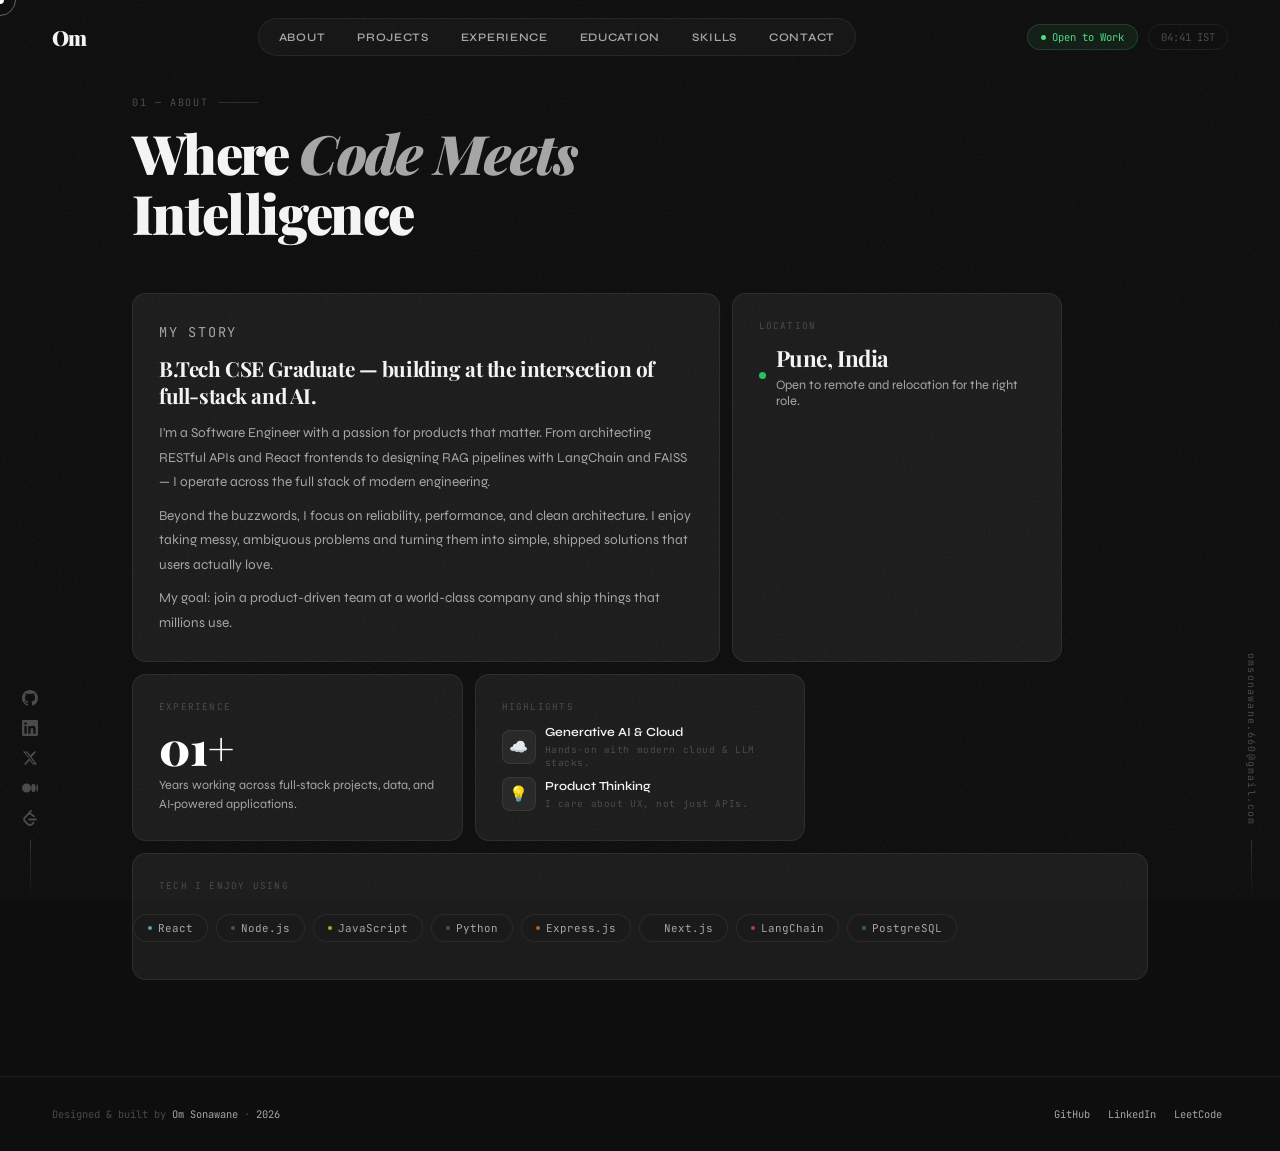
<file: about.html>
<!DOCTYPE html>
<html lang="en">
<head>
<meta charset="UTF-8"/>
<meta name="viewport" content="width=device-width, initial-scale=1.0"/>
<title>About — Om Sonawane</title>
<meta name="description" content="Learn more about Om Sonawane — software engineer building modern web and AI products."/>
<link rel="preconnect" href="https://fonts.googleapis.com"/>
<link rel="preconnect" href="https://fonts.gstatic.com" crossorigin/>
<link href="https://fonts.googleapis.com/css2?family=Playfair+Display:ital,wght@0,400;0,700;0,900;1,400;1,700&family=Syne:wght@400;500;600;700;800&family=JetBrains+Mono:wght@300;400;500&display=swap" rel="stylesheet"/>
<link rel="stylesheet" href="css/variables.css"/>
<link rel="stylesheet" href="css/base.css"/>
<link rel="stylesheet" href="css/layout.css"/>
<link rel="stylesheet" href="css/components.css"/>
<link rel="stylesheet" href="css/sections.css"/>
<link rel="stylesheet" href="css/animations.css"/>
</head>
<body>

<div id="cursor"></div>
<div id="cursor-ring"></div>

<nav id="nav">
  <div class="nav-logo"><a href="index.html">Om</a></div>
  <div class="nav-links">
    <a href="about.html" class="active">About</a>
    <a href="projects.html">Projects</a>
    <a href="experience.html">Experience</a>
    <a href="education.html">Education</a>
    <a href="skills.html">Skills</a>
    <a href="contact.html">Contact</a>
  </div>
  <div class="nav-right">
    <div class="nav-badge">Open to Work</div>
    <div class="nav-time" id="navTime">--:-- IST</div>
    <button class="hamburger" id="hamBtn" onclick="toggleMenu()" aria-label="Menu">
      <span></span><span></span><span></span>
    </button>
  </div>
</nav>

<div class="mob-menu" id="mobMenu">
  <a href="index.html">Home</a>
  <a href="about.html">About</a>
  <a href="projects.html">Projects</a>
  <a href="experience.html">Experience</a>
  <a href="education.html">Education</a>
  <a href="skills.html">Skills</a>
  <a href="contact.html">Contact</a>
</div>

<div class="social-sidebar">
  <a href="https://github.com/OmSonawane-360" target="_blank" aria-label="GitHub">
    <svg fill="currentColor" viewBox="0 0 24 24"><path d="M12 0C5.37 0 0 5.37 0 12c0 5.31 3.435 9.795 8.205 11.385.6.105.825-.255.825-.57 0-.285-.015-1.23-.015-2.235-3.015.555-3.795-.735-4.035-1.41-.135-.345-.72-1.41-1.23-1.695-.42-.225-1.02-.78-.015-.795.945-.015 1.62.87 1.845 1.23 1.08 1.815 2.805 1.305 3.495.99.105-.78.42-1.305.765-1.605-2.67-.3-5.46-1.335-5.46-5.925 0-1.305.465-2.385 1.23-3.225-.12-.3-.54-1.53.12-3.18 0 0 1.005-.315 3.3 1.23.96-.27 1.98-.405 3-.405s2.04.135 3 .405c2.295-1.56 3.3-1.23 3.3-1.23.66 1.65.24 2.88.12 3.18.765.84 1.23 1.905 1.23 3.225 0 4.605-2.805 5.625-5.475 5.925.435.375.81 1.095.81 2.22 0 1.605-.015 2.895-.015 3.3 0 .315.225.69.825.57A12.02 12.02 0 0024 12c0-6.63-5.37-12-12-12z"/></svg>
  </a>
  <a href="https://www.linkedin.com/in/om-sonawane360/" target="_blank" aria-label="LinkedIn">
    <svg fill="currentColor" viewBox="0 0 24 24"><path d="M20.447 20.452h-3.554v-5.569c0-1.328-.027-3.037-1.852-3.037-1.853 0-2.136 1.445-2.136 2.939v5.667H9.351V9h3.414v1.561h.046c.477-.9 1.637-1.85 3.37-1.85 3.601 0 4.267 2.37 4.267 5.455v6.286zM5.337 7.433a2.062 2.062 0 01-2.063-2.065 2.064 2.064 0 112.063 2.065zm1.782 13.019H3.555V9h3.564v11.452zM22.225 0H1.771C.792 0 0 .774 0 1.729v20.542C0 23.227.792 24 1.771 24h20.451C23.2 24 24 23.227 24 22.271V1.729C24 .774 23.2 0 22.222 0h.003z"/></svg>
  </a>
  <a href="https://x.com/om_sonawane_660" target="_blank" aria-label="X/Twitter">
    <svg fill="currentColor" viewBox="0 0 24 24"><path d="M18.244 2.25h3.308l-7.227 8.26 8.502 11.24H16.17l-4.714-6.231-5.401 6.231H2.748l7.73-8.835L1.254 2.25H8.08l4.261 5.636 5.903-5.636zm-1.161 17.52h1.833L7.084 4.126H5.117z"/></svg>
  </a>
  <a href="https://medium.com/@omsonawane.660" target="_blank" aria-label="Medium">
    <svg viewBox="0 0 1043.63 592.71" fill="currentColor">
      <path d="M588.67 296.36c0 163.67-131.16 296.35-293.84 296.35S1 460 1 296.36 132.16 0 294.83 0c162.68 0 293.84 132.69 293.84 296.36Z"/>
      <path d="M893.09 296.36c0 154.78-65.58 280.26-146.47 280.26S600.15 451.14 600.15 296.36 665.73 16.1 746.62 16.1s146.47 125.48 146.47 280.26Z"/>
      <path d="M1043.63 296.36c0 141.3-23.17 255.81-51.76 255.81s-51.76-114.51-51.76-255.81S963.28 40.55 991.87 40.55s51.76 114.51 51.76 255.81Z"/>
    </svg>
  </a>
  <a href="https://leetcode.com/u/om_sonawane-360/" target="_blank" aria-label="LeetCode">
    <svg fill="currentColor" viewBox="0 0 24 24"><path d="M13.483 0a1.374 1.374 0 0 0-.961.438L7.116 6.226l-3.854 4.126a5.266 5.266 0 0 0-1.209 2.104 5.35 5.35 0 0 0-.125.513 5.527 5.527 0 0 0 .062 2.362 5.83 5.83 0 0 0 .349 1.017 5.938 5.938 0 0 0 1.271 1.818l4.277 4.193.039.038c2.248 2.165 5.852 2.133 8.063-.074l2.396-2.392c.54-.54.54-1.414.003-1.955a1.378 1.378 0 0 0-1.951-.003l-2.396 2.392a3.021 3.021 0 0 1-4.205.038l-.02-.019-4.276-4.193c-.652-.64-.972-1.469-.948-2.263a2.68 2.68 0 0 1 .066-.523 2.545 2.545 0 0 1 .619-1.164L9.13 8.114c1.058-1.134 3.204-1.27 4.43-.278l3.501 2.831c.593.48 1.461.387 1.94-.207a1.384 1.384 0 0 0-.207-1.943l-3.5-2.831c-.8-.647-1.766-1.045-2.774-1.202l2.015-2.158A1.384 1.384 0 0 0 13.483 0zm-2.866 12.815a1.38 1.38 0 0 0-1.38 1.382 1.38 1.38 0 0 0 1.38 1.382H20.79a1.38 1.38 0 0 0 1.38-1.382 1.38 1.38 0 0 0-1.38-1.382z"/></svg>
  </a>
</div>

<div class="email-sidebar">
  <a href="mailto:omsonawane.660@gmail.com">omsonawane.660@gmail.com</a>
</div>

<section id="about">
  <div class="section-inner">
    <div class="section-label">01 — About</div>
    <h2 class="section-title">Where <em>Code Meets</em><br/>Intelligence</h2>
    <div class="bento-grid">
      <div class="bc bc-intro">
        <p class="blabel">My Story</p>
        <h3>B.Tech CSE Graduate — building at the intersection of full-stack and AI.</h3>
        <p>I'm a Software Engineer with a passion for products that matter. From architecting RESTful APIs and React frontends to designing RAG pipelines with LangChain and FAISS — I operate across the full stack of modern engineering.</p>
        <p>Beyond the buzzwords, I focus on reliability, performance, and clean architecture. I enjoy taking messy, ambiguous problems and turning them into simple, shipped solutions that users actually love.</p>
        <p>My goal: join a product-driven team at a world-class company and ship things that millions use.</p>
      </div>
      <div class="bc bc-loc">
        <p class="blabel">Location</p>
        <div style="display:flex;align-items:center;gap:10px;">
          <div class="loc-dot"></div>
          <div>
            <div class="loc-name">Pune, India</div>
            <p style="font-size:.8rem;color:var(--text-2);margin-top:4px;">Open to remote and relocation for the right role.</p>
          </div>
        </div>
      </div>
      <div class="bc bc-exp">
        <p class="blabel">Experience</p>
        <div class="exp-num">01+</div>
        <div class="exp-lbl">Years working across full‑stack projects, data, and AI‑powered applications.</div>
      </div>
      <div class="bc bc-cert">
        <p class="blabel">Highlights</p>
        <div class="cert-badge-row">
          <div class="cert-ico">☁️</div>
          <div>
            <div class="cert-nm">Generative AI & Cloud</div>
            <div class="cert-by">Hands‑on with modern cloud & LLM stacks.</div>
          </div>
        </div>
        <div class="cert-badge-row">
          <div class="cert-ico">💡</div>
          <div>
            <div class="cert-nm">Product Thinking</div>
            <div class="cert-by">I care about UX, not just APIs.</div>
          </div>
        </div>
      </div>
      <div class="bc bc-stack">
        <p class="blabel">Tech I enjoy using</p>
        <div class="ss-wrap">
          <div class="ss-track">
            <span class="tpill"><span class="dot" style="background:#61dafb;"></span>React</span>
            <span class="tpill"><span class="dot" style="background:#43853d;"></span>Node.js</span>
            <span class="tpill"><span class="dot" style="background:#f7df1e;"></span>JavaScript</span>
            <span class="tpill"><span class="dot" style="background:#3776ab;"></span>Python</span>
            <span class="tpill"><span class="dot" style="background:#f38020;"></span>Express.js</span>
            <span class="tpill"><span class="dot" style="background:#0f172a;"></span>Next.js</span>
            <span class="tpill"><span class="dot" style="background:#ff4b4b;"></span>LangChain</span>
            <span class="tpill"><span class="dot" style="background:#16a34a;"></span>PostgreSQL</span>
          </div>
        </div>
      </div>
    </div>
  </div>
</section>

<footer>
  <div class="fl-l">Designed & built by <span>Om Sonawane</span> · <span id="fyear"></span></div>
  <div class="fl-r">
    <a href="https://github.com/OmSonawane-360" target="_blank">GitHub</a>
    <a href="https://www.linkedin.com/in/om-sonawane360/" target="_blank">LinkedIn</a>
    <a href="https://leetcode.com/u/om_sonawane-360/" target="_blank">LeetCode</a>
  </div>
</footer>

<script src="js/cursor.js"></script>
<script src="js/navigation.js"></script>
<script src="js/reveal.js"></script>
<script src="js/music.js"></script>
<script src="js/contrib.js"></script>
<script src="js/projects.js"></script>
<script src="js/chat.js"></script>
<script src="js/form.js"></script>
</body>
</html>
</file>
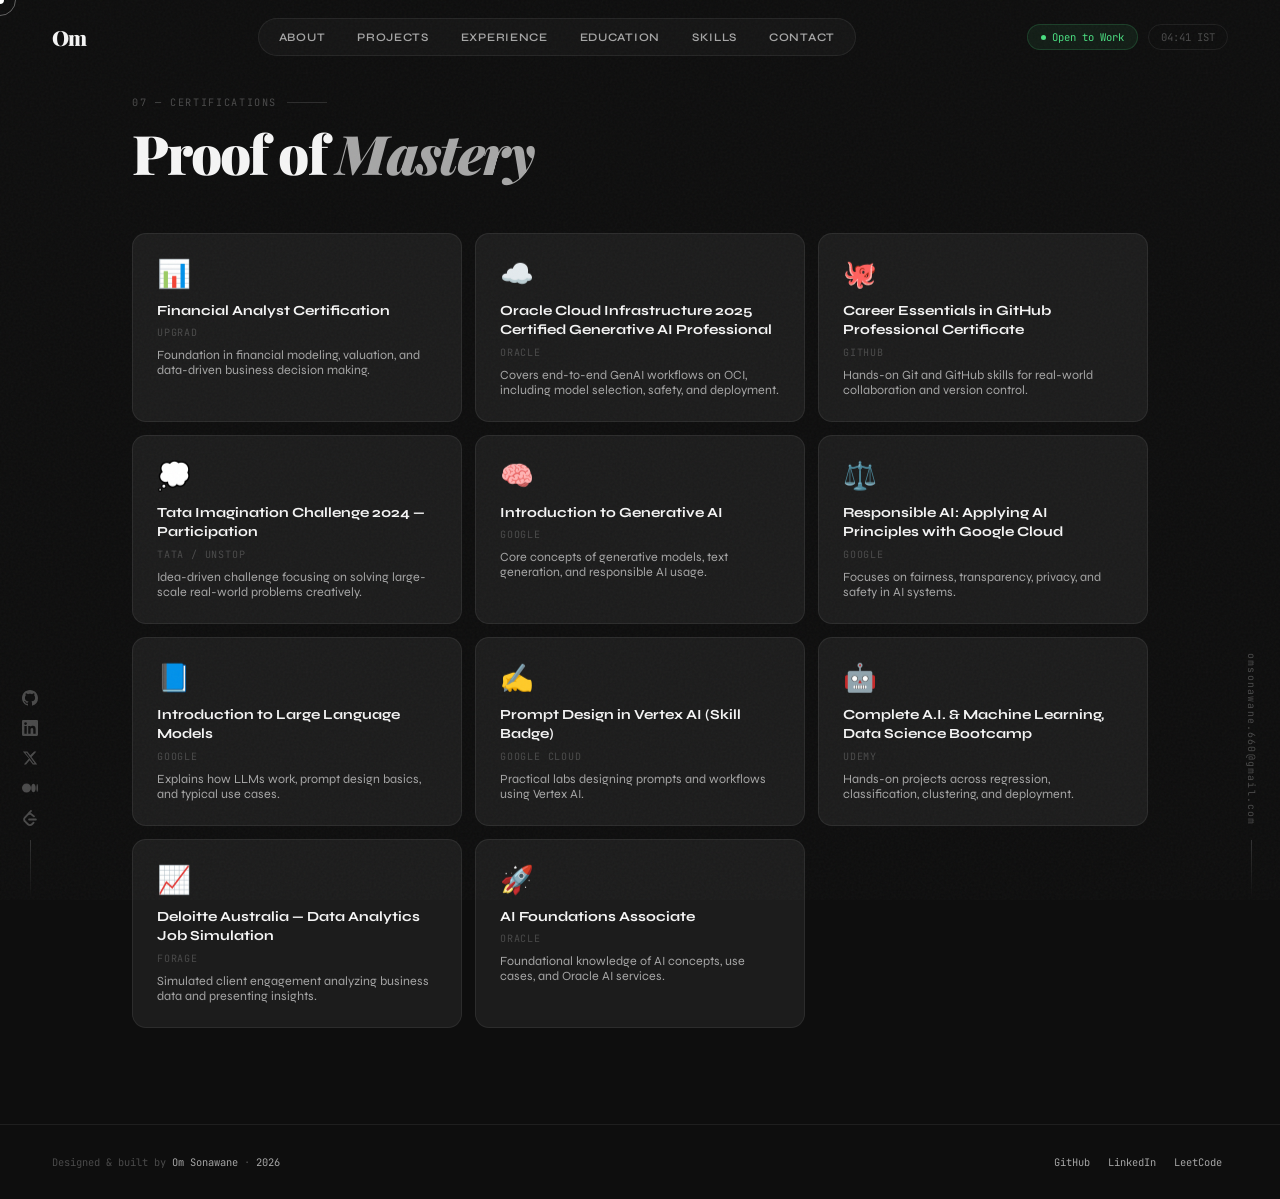
<file: certifications.html>
<!DOCTYPE html>
<html lang="en">
<head>
<meta charset="UTF-8"/>
<meta name="viewport" content="width=device-width, initial-scale=1.0"/>
<title>Certifications — Om</title>
<meta name="description" content="All certifications earned by Om Sonawane with details and issuing organizations."/>
<link rel="preconnect" href="https://fonts.googleapis.com"/>
<link rel="preconnect" href="https://fonts.gstatic.com" crossorigin/>
<link href="https://fonts.googleapis.com/css2?family=Playfair+Display:ital,wght@0,400;0,700;0,900;1,400;1,700&family=Syne:wght@400;500;600;700;800&family=JetBrains+Mono:wght@300;400;500&display=swap" rel="stylesheet"/>
<link rel="stylesheet" href="css/variables.css"/>
<link rel="stylesheet" href="css/base.css"/>
<link rel="stylesheet" href="css/layout.css"/>
<link rel="stylesheet" href="css/components.css"/>
<link rel="stylesheet" href="css/sections.css"/>
<link rel="stylesheet" href="css/animations.css"/>
</head>
<body>

<div id="cursor"></div>
<div id="cursor-ring"></div>

<nav id="nav">
  <div class="nav-logo"><a href="index.html">Om</a></div>
  <div class="nav-links">
    <a href="about.html">About</a>
    <a href="projects.html">Projects</a>
    <a href="experience.html">Experience</a>
    <a href="education.html">Education</a>
    <a href="skills.html">Skills</a>
    <a href="contact.html">Contact</a>
  </div>
  <div class="nav-right">
    <div class="nav-badge">Open to Work</div>
    <div class="nav-time" id="navTime">--:-- IST</div>
    <button class="hamburger" id="hamBtn" onclick="toggleMenu()" aria-label="Menu">
      <span></span><span></span><span></span>
    </button>
  </div>
</nav>

<div class="mob-menu" id="mobMenu">
  <a href="index.html">Home</a>
  <a href="about.html">About</a>
  <a href="projects.html">Projects</a>
  <a href="experience.html">Experience</a>
  <a href="education.html">Education</a>
  <a href="skills.html">Skills</a>
  <a href="contact.html">Contact</a>
</div>

<div class="social-sidebar">
  <a href="https://github.com/OmSonawane-360" target="_blank" aria-label="GitHub">
    <svg fill="currentColor" viewBox="0 0 24 24"><path d="M12 0C5.37 0 0 5.37 0 12c0 5.31 3.435 9.795 8.205 11.385.6.105.825-.255.825-.57 0-.285-.015-1.23-.015-2.235-3.015.555-3.795-.735-4.035-1.41-.135-.345-.72-1.41-1.23-1.695-.42-.225-1.02-.78-.015-.795.945-.015 1.62.87 1.845 1.23 1.08 1.815 2.805 1.305 3.495.99.105-.78.42-1.305.765-1.605-2.67-.3-5.46-1.335-5.46-5.925 0-1.305.465-2.385 1.23-3.225-.12-.3-.54-1.53.12-3.18 0 0 1.005-.315 3.3 1.23.96-.27 1.98-.405 3-.405s2.04.135 3 .405c2.295-1.56 3.3-1.23 3.3-1.23.66 1.65.24 2.88.12 3.18.765.84 1.23 1.905 1.23 3.225 0 4.605-2.805 5.625-5.475 5.925.435.375.81 1.095.81 2.22 0 1.605-.015 2.895-.015 3.3 0 .315.225.69.825.57A12.02 12.02 0 0024 12c0-6.63-5.37-12-12-12z"/></svg>
  </a>
  <a href="https://www.linkedin.com/in/om-sonawane360/" target="_blank" aria-label="LinkedIn">
    <svg fill="currentColor" viewBox="0 0 24 24"><path d="M20.447 20.452h-3.554v-5.569c0-1.328-.027-3.037-1.852-3.037-1.853 0-2.136 1.445-2.136 2.939v5.667H9.351V9h3.414v1.561h.046c.477-.9 1.637-1.85 3.37-1.85 3.601 0 4.267 2.37 4.267 5.455v6.286zM5.337 7.433a2.062 2.062 0 01-2.063-2.065 2.064 2.064 0 112.063 2.065zm1.782 13.019H3.555V9h3.564v11.452zM22.225 0H1.771C.792 0 0 .774 0 1.729v20.542C0 23.227.792 24 1.771 24h20.451C23.2 24 24 23.227 24 22.271V1.729C24 .774 23.2 0 22.222 0h.003z"/></svg>
  </a>
  <a href="https://x.com/om_sonawane_660" target="_blank" aria-label="X/Twitter">
    <svg fill="currentColor" viewBox="0 0 24 24"><path d="M18.244 2.25h3.308l-7.227 8.26 8.502 11.24H16.17l-4.714-6.231-5.401 6.231H2.748l7.73-8.835L1.254 2.25H8.08l4.261 5.636 5.903-5.636zm-1.161 17.52h1.833L7.084 4.126H5.117z"/></svg>
  </a>
  <a href="https://medium.com/@omsonawane.660" target="_blank" aria-label="Medium">
    <svg viewBox="0 0 1043.63 592.71" fill="currentColor">
      <path d="M588.67 296.36c0 163.67-131.16 296.35-293.84 296.35S1 460 1 296.36 132.16 0 294.83 0c162.68 0 293.84 132.69 293.84 296.36Z"/>
      <path d="M893.09 296.36c0 154.78-65.58 280.26-146.47 280.26S600.15 451.14 600.15 296.36 665.73 16.1 746.62 16.1s146.47 125.48 146.47 280.26Z"/>
      <path d="M1043.63 296.36c0 141.3-23.17 255.81-51.76 255.81s-51.76-114.51-51.76-255.81S963.28 40.55 991.87 40.55s51.76 114.51 51.76 255.81Z"/>
    </svg>
  </a>
  <a href="https://leetcode.com/u/om_sonawane-360/" target="_blank" aria-label="LeetCode">
    <svg fill="currentColor" viewBox="0 0 24 24"><path d="M13.483 0a1.374 1.374 0 0 0-.961.438L7.116 6.226l-3.854 4.126a5.266 5.266 0 0 0-1.209 2.104 5.35 5.35 0 0 0-.125.513 5.527 5.527 0 0 0 .062 2.362 5.83 5.83 0 0 0 .349 1.017 5.938 5.938 0 0 0 1.271 1.818l4.277 4.193.039.038c2.248 2.165 5.852 2.133 8.063-.074l2.396-2.392c.54-.54.54-1.414.003-1.955a1.378 1.378 0 0 0-1.951-.003l-2.396 2.392a3.021 3.021 0 0 1-4.205.038l-.02-.019-4.276-4.193c-.652-.64-.972-1.469-.948-2.263a2.68 2.68 0 0 1 .066-.523 2.545 2.545 0 0 1 .619-1.164L9.13 8.114c1.058-1.134 3.204-1.27 4.43-.278l3.501 2.831c.593.48 1.461.387 1.94-.207a1.384 1.384 0 0 0-.207-1.943l-3.5-2.831c-.8-.647-1.766-1.045-2.774-1.202l2.015-2.158A1.384 1.384 0 0 0 13.483 0zm-2.866 12.815a1.38 1.38 0 0 0-1.38 1.382 1.38 1.38 0 0 0 1.38 1.382H20.79a1.38 1.38 0 0 0 1.38-1.382 1.38 1.38 0 0 0-1.38-1.382z"/></svg>
  </a>
</div>

<div class="email-sidebar">
  <a href="mailto:omsonawane.660@gmail.com">omsonawane.660@gmail.com</a>
</div>

<section id="certs">
  <div class="section-inner">
    <div class="section-label">07 — Certifications</div>
    <h2 class="section-title">Proof of <em>Mastery</em></h2>
    <div class="cert-grid">
      <a id="financial-analyst" class="cert-c" href="#" onclick="return false;">
        <div class="cert-c-icon">📊</div>
        <div class="cert-c-title">Financial Analyst Certification</div>
        <div class="cert-c-by">upGrad</div>
        <p style="font-size:.78rem;color:var(--text-2);margin-top:8px;">Foundation in financial modeling, valuation, and data-driven business decision making.</p>
      </a>
      <a id="oracle-genai" class="cert-c" href="#" onclick="return false;">
        <div class="cert-c-icon">☁️</div>
        <div class="cert-c-title">Oracle Cloud Infrastructure 2025 Certified Generative AI Professional</div>
        <div class="cert-c-by">Oracle</div>
        <p style="font-size:.78rem;color:var(--text-2);margin-top:8px;">Covers end-to-end GenAI workflows on OCI, including model selection, safety, and deployment.</p>
      </a>
      <a id="github-career" class="cert-c" href="#" onclick="return false;">
        <div class="cert-c-icon">🐙</div>
        <div class="cert-c-title">Career Essentials in GitHub Professional Certificate</div>
        <div class="cert-c-by">GitHub</div>
        <p style="font-size:.78rem;color:var(--text-2);margin-top:8px;">Hands-on Git and GitHub skills for real-world collaboration and version control.</p>
      </a>
      <a id="tata-imagination" class="cert-c" href="#" onclick="return false;">
        <div class="cert-c-icon">💭</div>
        <div class="cert-c-title">Tata Imagination Challenge 2024 — Participation</div>
        <div class="cert-c-by">Tata / Unstop</div>
        <p style="font-size:.78rem;color:var(--text-2);margin-top:8px;">Idea-driven challenge focusing on solving large-scale real-world problems creatively.</p>
      </a>
      <a id="intro-genai" class="cert-c" href="#" onclick="return false;">
        <div class="cert-c-icon">🧠</div>
        <div class="cert-c-title">Introduction to Generative AI</div>
        <div class="cert-c-by">Google</div>
        <p style="font-size:.78rem;color:var(--text-2);margin-top:8px;">Core concepts of generative models, text generation, and responsible AI usage.</p>
      </a>
      <a id="responsible-ai" class="cert-c" href="#" onclick="return false;">
        <div class="cert-c-icon">⚖️</div>
        <div class="cert-c-title">Responsible AI: Applying AI Principles with Google Cloud</div>
        <div class="cert-c-by">Google</div>
        <p style="font-size:.78rem;color:var(--text-2);margin-top:8px;">Focuses on fairness, transparency, privacy, and safety in AI systems.</p>
      </a>
      <a id="intro-llm" class="cert-c" href="#" onclick="return false;">
        <div class="cert-c-icon">📘</div>
        <div class="cert-c-title">Introduction to Large Language Models</div>
        <div class="cert-c-by">Google</div>
        <p style="font-size:.78rem;color:var(--text-2);margin-top:8px;">Explains how LLMs work, prompt design basics, and typical use cases.</p>
      </a>
      <a id="vertex-prompt" class="cert-c" href="#" onclick="return false;">
        <div class="cert-c-icon">✍️</div>
        <div class="cert-c-title">Prompt Design in Vertex AI (Skill Badge)</div>
        <div class="cert-c-by">Google Cloud</div>
        <p style="font-size:.78rem;color:var(--text-2);margin-top:8px;">Practical labs designing prompts and workflows using Vertex AI.</p>
      </a>
      <a id="udemy-ml" class="cert-c" href="#" onclick="return false;">
        <div class="cert-c-icon">🤖</div>
        <div class="cert-c-title">Complete A.I. &amp; Machine Learning, Data Science Bootcamp</div>
        <div class="cert-c-by">Udemy</div>
        <p style="font-size:.78rem;color:var(--text-2);margin-top:8px;">Hands-on projects across regression, classification, clustering, and deployment.</p>
      </a>
      <a id="deloitte-data" class="cert-c" href="#" onclick="return false;">
        <div class="cert-c-icon">📈</div>
        <div class="cert-c-title">Deloitte Australia — Data Analytics Job Simulation</div>
        <div class="cert-c-by">Forage</div>
        <p style="font-size:.78rem;color:var(--text-2);margin-top:8px;">Simulated client engagement analyzing business data and presenting insights.</p>
      </a>
      <a id="ai-foundations" class="cert-c" href="#" onclick="return false;">
        <div class="cert-c-icon">🚀</div>
        <div class="cert-c-title">AI Foundations Associate</div>
        <div class="cert-c-by">Oracle</div>
        <p style="font-size:.78rem;color:var(--text-2);margin-top:8px;">Foundational knowledge of AI concepts, use cases, and Oracle AI services.</p>
      </a>
    </div>
  </div>
</section>

<footer>
  <div class="fl-l">Designed & built by <span>Om Sonawane</span> · <span id="fyear"></span></div>
  <div class="fl-r">
    <a href="https://github.com/OmSonawane-360" target="_blank">GitHub</a>
    <a href="https://www.linkedin.com/in/om-sonawane360/" target="_blank">LinkedIn</a>
    <a href="https://leetcode.com/u/om_sonawane-360/" target="_blank">LeetCode</a>
  </div>
</footer>

<script src="js/cursor.js"></script>
<script src="js/navigation.js"></script>
<script src="js/reveal.js"></script>
<script src="js/music.js"></script>
<script src="js/contrib.js"></script>
<script src="js/projects.js"></script>
<script src="js/chat.js"></script>
<script src="js/form.js"></script>
</body>
</html>
</file>
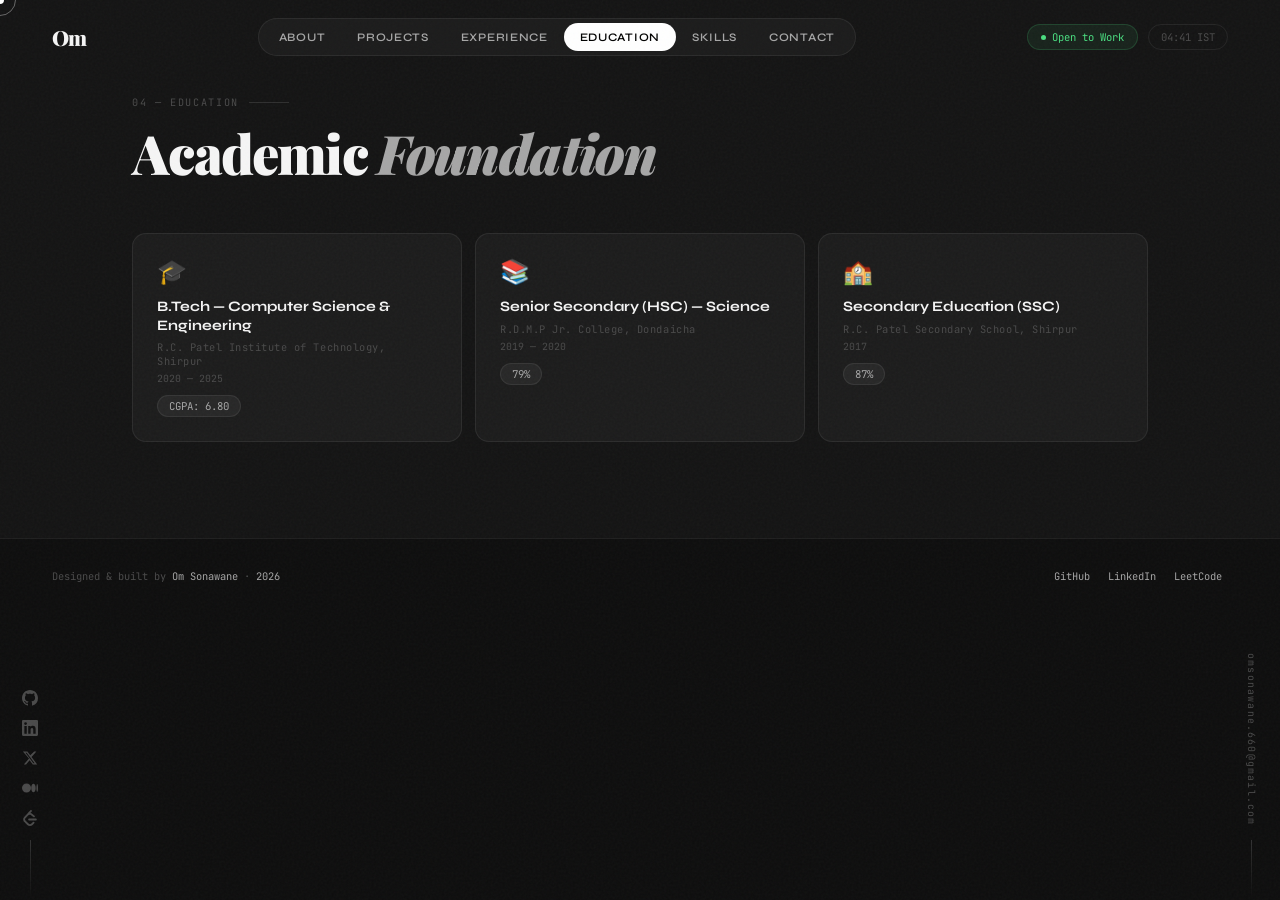
<file: education.html>
<!DOCTYPE html>
<html lang="en">
<head>
<meta charset="UTF-8"/>
<meta name="viewport" content="width=device-width, initial-scale=1.0"/>
<title>Education — Om Sonawane</title>
<meta name="description" content="Education background of Om Sonawane — B.Tech in CSE and earlier academics."/>
<link rel="preconnect" href="https://fonts.googleapis.com"/>
<link rel="preconnect" href="https://fonts.gstatic.com" crossorigin/>
<link href="https://fonts.googleapis.com/css2?family=Playfair+Display:ital,wght@0,400;0,700;0,900;1,400;1,700&family=Syne:wght@400;500;600;700;800&family=JetBrains+Mono:wght@300;400;500&display=swap" rel="stylesheet"/>
<link rel="stylesheet" href="css/variables.css"/>
<link rel="stylesheet" href="css/base.css"/>
<link rel="stylesheet" href="css/layout.css"/>
<link rel="stylesheet" href="css/components.css"/>
<link rel="stylesheet" href="css/sections.css"/>
<link rel="stylesheet" href="css/animations.css"/>
</head>
<body>

<div id="cursor"></div>
<div id="cursor-ring"></div>

<nav id="nav">
  <div class="nav-logo"><a href="index.html">Om</a></div>
  <div class="nav-links">
    <a href="about.html">About</a>
    <a href="projects.html">Projects</a>
    <a href="experience.html">Experience</a>
    <a href="education.html" class="active">Education</a>
    <a href="skills.html">Skills</a>
    <a href="contact.html">Contact</a>
  </div>
  <div class="nav-right">
    <div class="nav-badge">Open to Work</div>
    <div class="nav-time" id="navTime">--:-- IST</div>
    <button class="hamburger" id="hamBtn" onclick="toggleMenu()" aria-label="Menu">
      <span></span><span></span><span></span>
    </button>
  </div>
</nav>

<div class="mob-menu" id="mobMenu">
  <a href="index.html">Home</a>
  <a href="about.html">About</a>
  <a href="projects.html">Projects</a>
  <a href="experience.html">Experience</a>
  <a href="education.html">Education</a>
  <a href="skills.html">Skills</a>
  <a href="contact.html">Contact</a>
</div>

<div class="social-sidebar">
  <a href="https://github.com/OmSonawane-360" target="_blank" aria-label="GitHub">
    <svg fill="currentColor" viewBox="0 0 24 24"><path d="M12 0C5.37 0 0 5.37 0 12c0 5.31 3.435 9.795 8.205 11.385.6.105.825-.255.825-.57 0-.285-.015-1.23-.015-2.235-3.015.555-3.795-.735-4.035-1.41-.135-.345-.72-1.41-1.23-1.695-.42-.225-1.02-.78-.015-.795.945-.015 1.62.87 1.845 1.23 1.08 1.815 2.805 1.305 3.495.99.105-.78.42-1.305.765-1.605-2.67-.3-5.46-1.335-5.46-5.925 0-1.305.465-2.385 1.23-3.225-.12-.3-.54-1.53.12-3.18 0 0 1.005-.315 3.3 1.23.96-.27 1.98-.405 3-.405s2.04.135 3 .405c2.295-1.56 3.3-1.23 3.3-1.23.66 1.65.24 2.88.12 3.18.765.84 1.23 1.905 1.23 3.225 0 4.605-2.805 5.625-5.475 5.925.435.375.81 1.095.81 2.22 0 1.605-.015 2.895-.015 3.3 0 .315.225.69.825.57A12.02 12.02 0 0024 12c0-6.63-5.37-12-12-12z"/></svg>
  </a>
  <a href="https://www.linkedin.com/in/om-sonawane360/" target="_blank" aria-label="LinkedIn">
    <svg fill="currentColor" viewBox="0 0 24 24"><path d="M20.447 20.452h-3.554v-5.569c0-1.328-.027-3.037-1.852-3.037-1.853 0-2.136 1.445-2.136 2.939v5.667H9.351V9h3.414v1.561h.046c.477-.9 1.637-1.85 3.37-1.85 3.601 0 4.267 2.37 4.267 5.455v6.286zM5.337 7.433a2.062 2.062 0 01-2.063-2.065 2.064 2.064 0 112.063 2.065zm1.782 13.019H3.555V9h3.564v11.452zM22.225 0H1.771C.792 0 0 .774 0 1.729v20.542C0 23.227.792 24 1.771 24h20.451C23.2 24 24 23.227 24 22.271V1.729C24 .774 23.2 0 22.222 0h.003z"/></svg>
  </a>
  <a href="https://x.com/om_sonawane_660" target="_blank" aria-label="X/Twitter">
    <svg fill="currentColor" viewBox="0 0 24 24"><path d="M18.244 2.25h3.308l-7.227 8.26 8.502 11.24H16.17l-4.714-6.231-5.401 6.231H2.748l7.73-8.835L1.254 2.25H8.08l4.261 5.636 5.903-5.636zm-1.161 17.52h1.833L7.084 4.126H5.117z"/></svg>
  </a>
  <a href="https://medium.com/@omsonawane.660" target="_blank" aria-label="Medium">
    <svg viewBox="0 0 1043.63 592.71" fill="currentColor">
      <path d="M588.67 296.36c0 163.67-131.16 296.35-293.84 296.35S1 460 1 296.36 132.16 0 294.83 0c162.68 0 293.84 132.69 293.84 296.36Z"/>
      <path d="M893.09 296.36c0 154.78-65.58 280.26-146.47 280.26S600.15 451.14 600.15 296.36 665.73 16.1 746.62 16.1s146.47 125.48 146.47 280.26Z"/>
      <path d="M1043.63 296.36c0 141.3-23.17 255.81-51.76 255.81s-51.76-114.51-51.76-255.81S963.28 40.55 991.87 40.55s51.76 114.51 51.76 255.81Z"/>
    </svg>
  </a>
  <a href="https://leetcode.com/u/om_sonawane-360/" target="_blank" aria-label="LeetCode">
    <svg fill="currentColor" viewBox="0 0 24 24"><path d="M13.483 0a1.374 1.374 0 0 0-.961.438L7.116 6.226l-3.854 4.126a5.266 5.266 0 0 0-1.209 2.104 5.35 5.35 0 0 0-.125.513 5.527 5.527 0 0 0 .062 2.362 5.83 5.83 0 0 0 .349 1.017 5.938 5.938 0 0 0 1.271 1.818l4.277 4.193.039.038c2.248 2.165 5.852 2.133 8.063-.074l2.396-2.392c.54-.54.54-1.414.003-1.955a1.378 1.378 0 0 0-1.951-.003l-2.396 2.392a3.021 3.021 0 0 1-4.205.038l-.02-.019-4.276-4.193c-.652-.64-.972-1.469-.948-2.263a2.68 2.68 0 0 1 .066-.523 2.545 2.545 0 0 1 .619-1.164L9.13 8.114c1.058-1.134 3.204-1.27 4.43-.278l3.501 2.831c.593.48 1.461.387 1.94-.207a1.384 1.384 0 0 0-.207-1.943l-3.5-2.831c-.8-.647-1.766-1.045-2.774-1.202l2.015-2.158A1.384 1.384 0 0 0 13.483 0zm-2.866 12.815a1.38 1.38 0 0 0-1.38 1.382 1.38 1.38 0 0 0 1.38 1.382H20.79a1.38 1.38 0 0 0 1.38-1.382 1.38 1.38 0 0 0-1.38-1.382z"/></svg>
  </a>
</div>

<div class="email-sidebar">
  <a href="mailto:omsonawane.660@gmail.com">omsonawane.660@gmail.com</a>
</div>

<section id="education">
  <div class="section-inner">
    <div class="section-label">04 — Education</div>
    <h2 class="section-title">Academic <em>Foundation</em></h2>
    <div class="edu-grid">
      <div class="edu-card">
        <div class="edu-icon">🎓</div>
        <div class="edu-deg">B.Tech — Computer Science &amp; Engineering</div>
        <div class="edu-sch">R.C. Patel Institute of Technology, Shirpur</div>
        <div class="edu-yr">2020 — 2025</div>
        <span class="edu-grade">CGPA: 6.80</span>
      </div>
      <div class="edu-card">
        <div class="edu-icon">📚</div>
        <div class="edu-deg">Senior Secondary (HSC) — Science</div>
        <div class="edu-sch">R.D.M.P Jr. College, Dondaicha</div>
        <div class="edu-yr">2019 — 2020</div>
        <span class="edu-grade">79%</span>
      </div>
      <div class="edu-card">
        <div class="edu-icon">🏫</div>
        <div class="edu-deg">Secondary Education (SSC)</div>
        <div class="edu-sch">R.C. Patel Secondary School, Shirpur</div>
        <div class="edu-yr">2017</div>
        <span class="edu-grade">87%</span>
      </div>
    </div>
  </div>
</section>

<footer>
  <div class="fl-l">Designed & built by <span>Om Sonawane</span> · <span id="fyear"></span></div>
  <div class="fl-r">
    <a href="https://github.com/OmSonawane-360" target="_blank">GitHub</a>
    <a href="https://www.linkedin.com/in/om-sonawane360/" target="_blank">LinkedIn</a>
    <a href="https://leetcode.com/u/om_sonawane-360/" target="_blank">LeetCode</a>
  </div>
</footer>

<script src="js/cursor.js"></script>
<script src="js/navigation.js"></script>
<script src="js/reveal.js"></script>
<script src="js/music.js"></script>
<script src="js/contrib.js"></script>
<script src="js/projects.js"></script>
<script src="js/chat.js"></script>
<script src="js/form.js"></script>
</body>
</html>
</file>
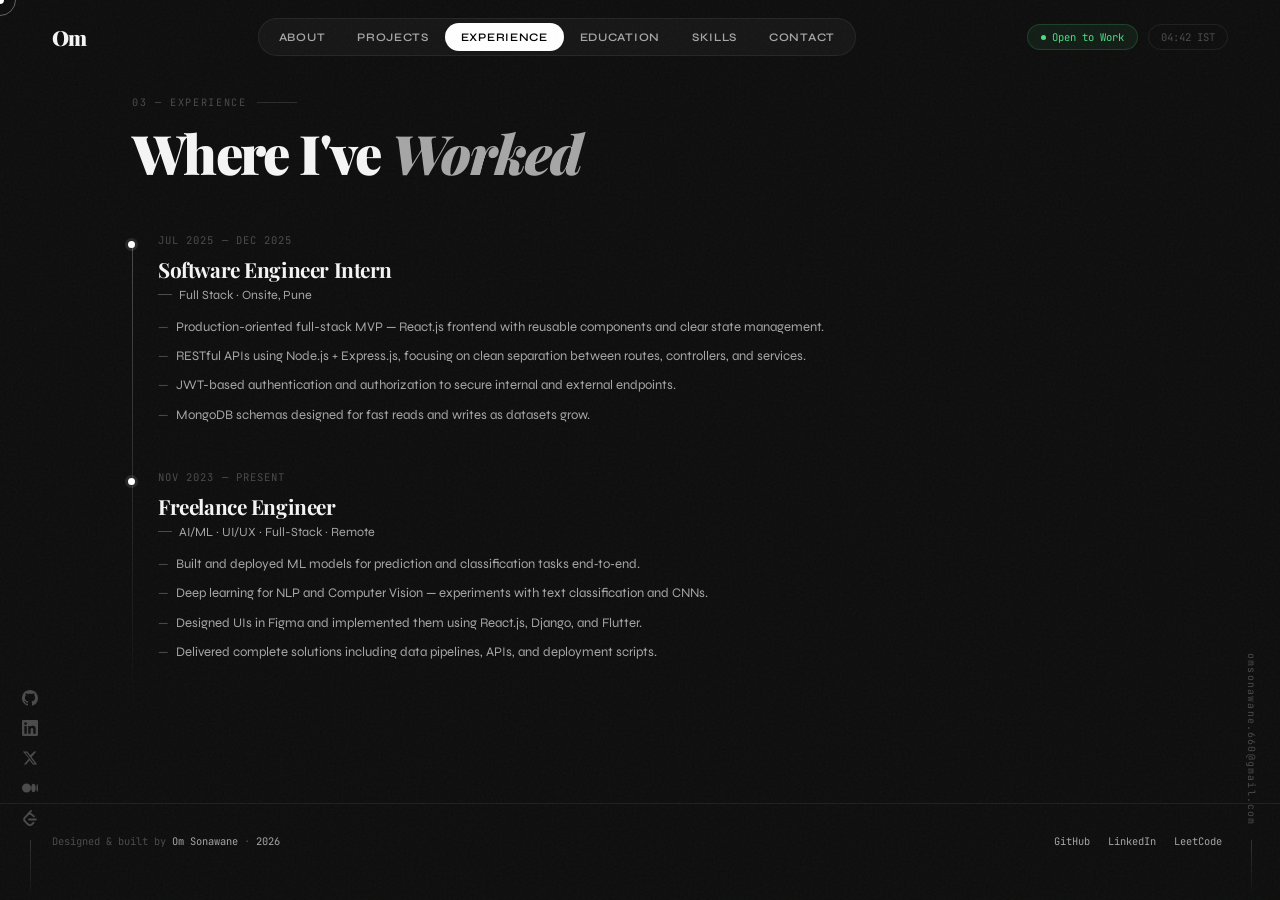
<file: experience.html>
<!DOCTYPE html>
<html lang="en">
<head>
<meta charset="UTF-8"/>
<meta name="viewport" content="width=device-width, initial-scale=1.0"/>
<title>Experience — Om Sonawane</title>
<meta name="description" content="Professional experience of Om Sonawane — internships and freelance engineering work."/>
<link rel="preconnect" href="https://fonts.googleapis.com"/>
<link rel="preconnect" href="https://fonts.gstatic.com" crossorigin/>
<link href="https://fonts.googleapis.com/css2?family=Playfair+Display:ital,wght@0,400;0,700;0,900;1,400;1,700&family=Syne:wght@400;500;600;700;800&family=JetBrains+Mono:wght@300;400;500&display=swap" rel="stylesheet"/>
<link rel="stylesheet" href="css/variables.css"/>
<link rel="stylesheet" href="css/base.css"/>
<link rel="stylesheet" href="css/layout.css"/>
<link rel="stylesheet" href="css/components.css"/>
<link rel="stylesheet" href="css/sections.css"/>
<link rel="stylesheet" href="css/animations.css"/>
</head>
<body>

<div id="cursor"></div>
<div id="cursor-ring"></div>

<nav id="nav">
  <div class="nav-logo"><a href="index.html">Om</a></div>
  <div class="nav-links">
    <a href="about.html">About</a>
    <a href="projects.html">Projects</a>
    <a href="experience.html" class="active">Experience</a>
    <a href="education.html">Education</a>
    <a href="skills.html">Skills</a>
    <a href="contact.html">Contact</a>
  </div>
  <div class="nav-right">
    <div class="nav-badge">Open to Work</div>
    <div class="nav-time" id="navTime">--:-- IST</div>
    <button class="hamburger" id="hamBtn" onclick="toggleMenu()" aria-label="Menu">
      <span></span><span></span><span></span>
    </button>
  </div>
</nav>

<div class="mob-menu" id="mobMenu">
  <a href="index.html">Home</a>
  <a href="about.html">About</a>
  <a href="projects.html">Projects</a>
  <a href="experience.html">Experience</a>
  <a href="education.html">Education</a>
  <a href="skills.html">Skills</a>
  <a href="contact.html">Contact</a>
</div>

<div class="social-sidebar">
  <a href="https://github.com/OmSonawane-360" target="_blank" aria-label="GitHub">
    <svg fill="currentColor" viewBox="0 0 24 24"><path d="M12 0C5.37 0 0 5.37 0 12c0 5.31 3.435 9.795 8.205 11.385.6.105.825-.255.825-.57 0-.285-.015-1.23-.015-2.235-3.015.555-3.795-.735-4.035-1.41-.135-.345-.72-1.41-1.23-1.695-.42-.225-1.02-.78-.015-.795.945-.015 1.62.87 1.845 1.23 1.08 1.815 2.805 1.305 3.495.99.105-.78.42-1.305.765-1.605-2.67-.3-5.46-1.335-5.46-5.925 0-1.305.465-2.385 1.23-3.225-.12-.3-.54-1.53.12-3.18 0 0 1.005-.315 3.3 1.23.96-.27 1.98-.405 3-.405s2.04.135 3 .405c2.295-1.56 3.3-1.23 3.3-1.23.66 1.65.24 2.88.12 3.18.765.84 1.23 1.905 1.23 3.225 0 4.605-2.805 5.625-5.475 5.925.435.375.81 1.095.81 2.22 0 1.605-.015 2.895-.015 3.3 0 .315.225.69.825.57A12.02 12.02 0 0024 12c0-6.63-5.37-12-12-12z"/></svg>
  </a>
  <a href="https://www.linkedin.com/in/om-sonawane360/" target="_blank" aria-label="LinkedIn">
    <svg fill="currentColor" viewBox="0 0 24 24"><path d="M20.447 20.452h-3.554v-5.569c0-1.328-.027-3.037-1.852-3.037-1.853 0-2.136 1.445-2.136 2.939v5.667H9.351V9h3.414v1.561h.046c.477-.9 1.637-1.85 3.37-1.85 3.601 0 4.267 2.37 4.267 5.455v6.286zM5.337 7.433a2.062 2.062 0 01-2.063-2.065 2.064 2.064 0 112.063 2.065zm1.782 13.019H3.555V9h3.564v11.452zM22.225 0H1.771C.792 0 0 .774 0 1.729v20.542C0 23.227.792 24 1.771 24h20.451C23.2 24 24 23.227 24 22.271V1.729C24 .774 23.2 0 22.222 0h.003z"/></svg>
  </a>
  <a href="https://x.com/om_sonawane_660" target="_blank" aria-label="X/Twitter">
    <svg fill="currentColor" viewBox="0 0 24 24"><path d="M18.244 2.25h3.308l-7.227 8.26 8.502 11.24H16.17l-4.714-6.231-5.401 6.231H2.748l7.73-8.835L1.254 2.25H8.08l4.261 5.636 5.903-5.636zm-1.161 17.52h1.833L7.084 4.126H5.117z"/></svg>
  </a>
  <a href="https://medium.com/@omsonawane.660" target="_blank" aria-label="Medium">
    <svg viewBox="0 0 1043.63 592.71" fill="currentColor">
      <path d="M588.67 296.36c0 163.67-131.16 296.35-293.84 296.35S1 460 1 296.36 132.16 0 294.83 0c162.68 0 293.84 132.69 293.84 296.36Z"/>
      <path d="M893.09 296.36c0 154.78-65.58 280.26-146.47 280.26S600.15 451.14 600.15 296.36 665.73 16.1 746.62 16.1s146.47 125.48 146.47 280.26Z"/>
      <path d="M1043.63 296.36c0 141.3-23.17 255.81-51.76 255.81s-51.76-114.51-51.76-255.81S963.28 40.55 991.87 40.55s51.76 114.51 51.76 255.81Z"/>
    </svg>
  </a>
  <a href="https://leetcode.com/u/om_sonawane-360/" target="_blank" aria-label="LeetCode">
    <svg fill="currentColor" viewBox="0 0 24 24"><path d="M13.483 0a1.374 1.374 0 0 0-.961.438L7.116 6.226l-3.854 4.126a5.266 5.266 0 0 0-1.209 2.104 5.35 5.35 0 0 0-.125.513 5.527 5.527 0 0 0 .062 2.362 5.83 5.83 0 0 0 .349 1.017 5.938 5.938 0 0 0 1.271 1.818l4.277 4.193.039.038c2.248 2.165 5.852 2.133 8.063-.074l2.396-2.392c.54-.54.54-1.414.003-1.955a1.378 1.378 0 0 0-1.951-.003l-2.396 2.392a3.021 3.021 0 0 1-4.205.038l-.02-.019-4.276-4.193c-.652-.64-.972-1.469-.948-2.263a2.68 2.68 0 0 1 .066-.523 2.545 2.545 0 0 1 .619-1.164L9.13 8.114c1.058-1.134 3.204-1.27 4.43-.278l3.501 2.831c.593.48 1.461.387 1.94-.207a1.384 1.384 0 0 0-.207-1.943l-3.5-2.831c-.8-.647-1.766-1.045-2.774-1.202l2.015-2.158A1.384 1.384 0 0 0 13.483 0zm-2.866 12.815a1.38 1.38 0 0 0-1.38 1.382 1.38 1.38 0 0 0 1.38 1.382H20.79a1.38 1.38 0 0 0 1.38-1.382 1.38 1.38 0 0 0-1.38-1.382z"/></svg>
  </a>
</div>

<div class="email-sidebar">
  <a href="mailto:omsonawane.660@gmail.com">omsonawane.660@gmail.com</a>
</div>

<section id="experience">
  <div class="section-inner">
    <div class="section-label">03 — Experience</div>
    <h2 class="section-title">Where I've <em>Worked</em></h2>
    <div class="timeline">
      <div class="tl-item visible">
        <div class="tl-date">Jul 2025 — Dec 2025</div>
        <h3 class="tl-role">Software Engineer Intern</h3>
        <div class="tl-co">Full Stack · Onsite, Pune</div>
        <ul class="tl-list">
          <li>Production-oriented full-stack MVP — React.js frontend with reusable components and clear state management.</li>
          <li>RESTful APIs using Node.js + Express.js, focusing on clean separation between routes, controllers, and services.</li>
          <li>JWT-based authentication and authorization to secure internal and external endpoints.</li>
          <li>MongoDB schemas designed for fast reads and writes as datasets grow.</li>
        </ul>
      </div>
      <div class="tl-item visible">
        <div class="tl-date">Nov 2023 — Present</div>
        <h3 class="tl-role">Freelance Engineer</h3>
        <div class="tl-co">AI/ML · UI/UX · Full-Stack · Remote</div>
        <ul class="tl-list">
          <li>Built and deployed ML models for prediction and classification tasks end‑to‑end.</li>
          <li>Deep learning for NLP and Computer Vision — experiments with text classification and CNNs.</li>
          <li>Designed UIs in Figma and implemented them using React.js, Django, and Flutter.</li>
          <li>Delivered complete solutions including data pipelines, APIs, and deployment scripts.</li>
        </ul>
      </div>
    </div>
  </div>
</section>

<footer>
  <div class="fl-l">Designed & built by <span>Om Sonawane</span> · <span id="fyear"></span></div>
  <div class="fl-r">
    <a href="https://github.com/OmSonawane-360" target="_blank">GitHub</a>
    <a href="https://www.linkedin.com/in/om-sonawane360/" target="_blank">LinkedIn</a>
    <a href="https://leetcode.com/u/om_sonawane-360/" target="_blank">LeetCode</a>
  </div>
</footer>

<script src="js/cursor.js"></script>
<script src="js/navigation.js"></script>
<script src="js/reveal.js"></script>
<script src="js/music.js"></script>
<script src="js/contrib.js"></script>
<script src="js/projects.js"></script>
<script src="js/chat.js"></script>
<script src="js/form.js"></script>
</body>
</html>
</file>
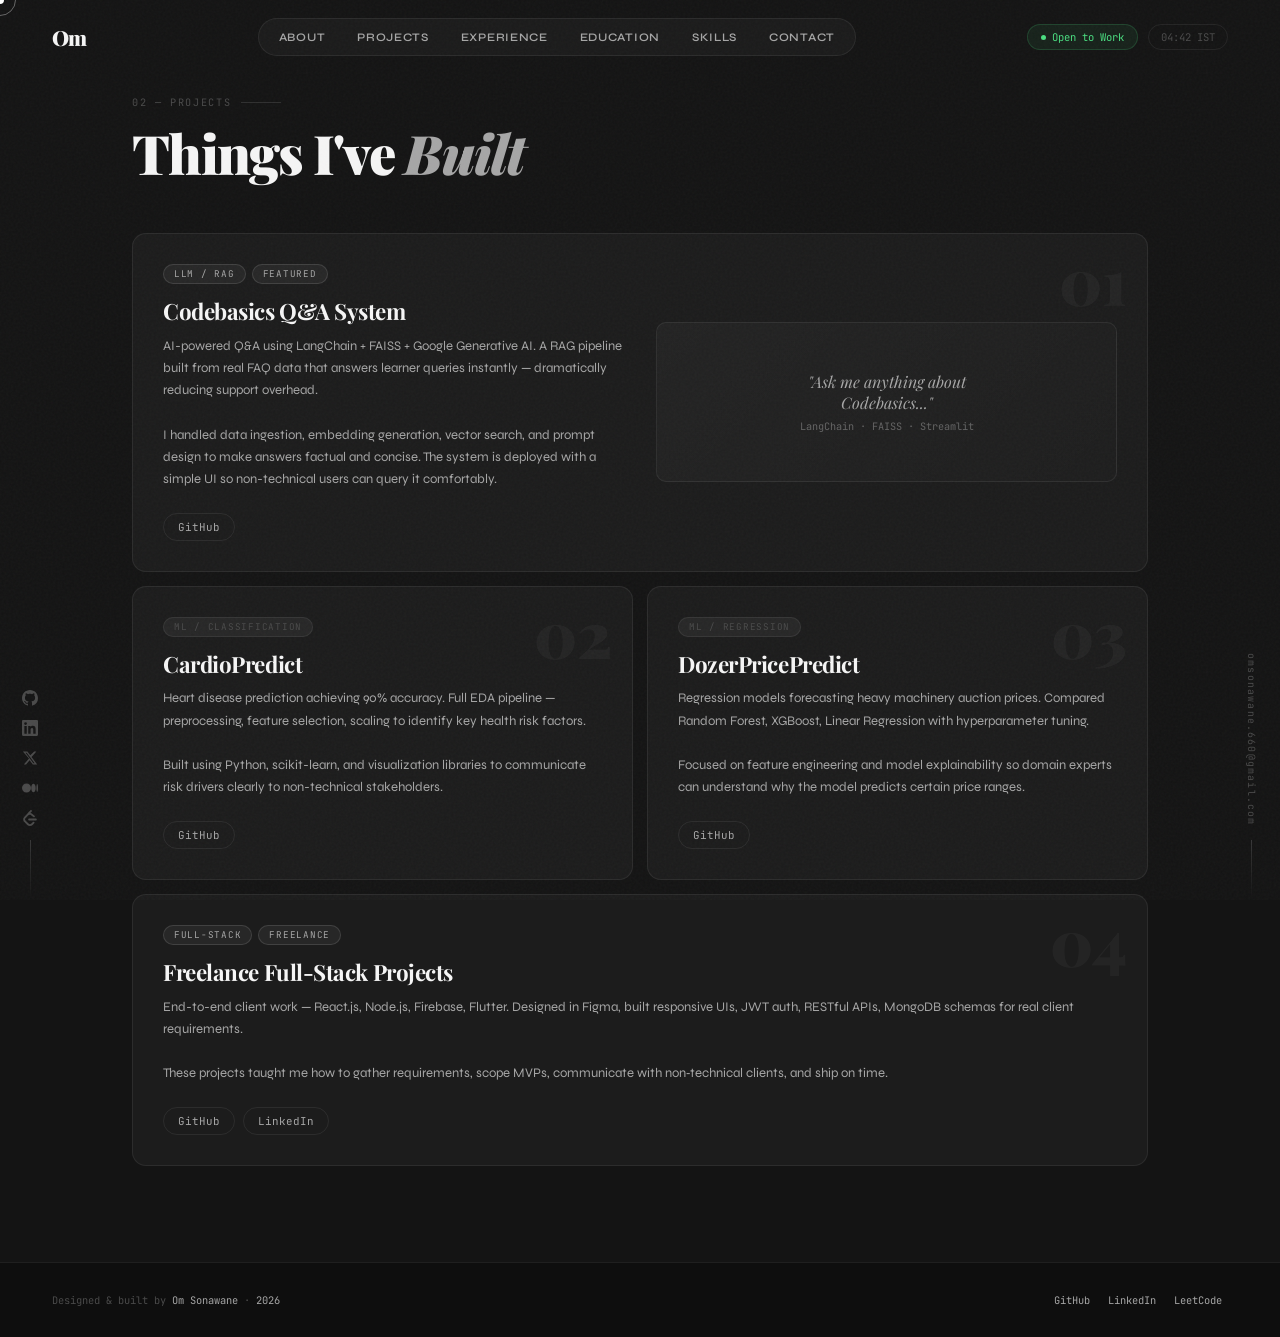
<file: projects.html>
<!DOCTYPE html>
<html lang="en">
<head>
<meta charset="UTF-8"/>
<meta name="viewport" content="width=device-width, initial-scale=1.0"/>
<title>Projects — Om Sonawane</title>
<meta name="description" content="Selected projects by Om Sonawane — from full-stack apps to AI and ML systems."/>
<link rel="preconnect" href="https://fonts.googleapis.com"/>
<link rel="preconnect" href="https://fonts.gstatic.com" crossorigin/>
<link href="https://fonts.googleapis.com/css2?family=Playfair+Display:ital,wght@0,400;0,700;0,900;1,400;1,700&family=Syne:wght@400;500;600;700;800&family=JetBrains+Mono:wght@300;400;500&display=swap" rel="stylesheet"/>
<link rel="stylesheet" href="css/variables.css"/>
<link rel="stylesheet" href="css/base.css"/>
<link rel="stylesheet" href="css/layout.css"/>
<link rel="stylesheet" href="css/components.css"/>
<link rel="stylesheet" href="css/sections.css"/>
<link rel="stylesheet" href="css/animations.css"/>
</head>
<body>

<div id="cursor"></div>
<div id="cursor-ring"></div>

<nav id="nav">
  <div class="nav-logo"><a href="index.html">Om</a></div>
  <div class="nav-links">
    <a href="about.html">About</a>
    <a href="projects.html" class="active">Projects</a>
    <a href="experience.html">Experience</a>
    <a href="education.html">Education</a>
    <a href="skills.html">Skills</a>
    <a href="contact.html">Contact</a>
  </div>
  <div class="nav-right">
    <div class="nav-badge">Open to Work</div>
    <div class="nav-time" id="navTime">--:-- IST</div>
    <button class="hamburger" id="hamBtn" onclick="toggleMenu()" aria-label="Menu">
      <span></span><span></span><span></span>
    </button>
  </div>
</nav>

<div class="mob-menu" id="mobMenu">
  <a href="index.html">Home</a>
  <a href="about.html">About</a>
  <a href="projects.html">Projects</a>
  <a href="experience.html">Experience</a>
  <a href="education.html">Education</a>
  <a href="skills.html">Skills</a>
  <a href="contact.html">Contact</a>
</div>

<div class="social-sidebar">
  <a href="https://github.com/OmSonawane-360" target="_blank" aria-label="GitHub">
    <svg fill="currentColor" viewBox="0 0 24 24"><path d="M12 0C5.37 0 0 5.37 0 12c0 5.31 3.435 9.795 8.205 11.385.6.105.825-.255.825-.57 0-.285-.015-1.23-.015-2.235-3.015.555-3.795-.735-4.035-1.41-.135-.345-.72-1.41-1.23-1.695-.42-.225-1.02-.78-.015-.795.945-.015 1.62.87 1.845 1.23 1.08 1.815 2.805 1.305 3.495.99.105-.78.42-1.305.765-1.605-2.67-.3-5.46-1.335-5.46-5.925 0-1.305.465-2.385 1.23-3.225-.12-.3-.54-1.53.12-3.18 0 0 1.005-.315 3.3 1.23.96-.27 1.98-.405 3-.405s2.04.135 3 .405c2.295-1.56 3.3-1.23 3.3-1.23.66 1.65.24 2.88.12 3.18.765.84 1.23 1.905 1.23 3.225 0 4.605-2.805 5.625-5.475 5.925.435.375.81 1.095.81 2.22 0 1.605-.015 2.895-.015 3.3 0 .315.225.69.825.57A12.02 12.02 0 0024 12c0-6.63-5.37-12-12-12z"/></svg>
  </a>
  <a href="https://www.linkedin.com/in/om-sonawane360/" target="_blank" aria-label="LinkedIn">
    <svg fill="currentColor" viewBox="0 0 24 24"><path d="M20.447 20.452h-3.554v-5.569c0-1.328-.027-3.037-1.852-3.037-1.853 0-2.136 1.445-2.136 2.939v5.667H9.351V9h3.414v1.561h.046c.477-.9 1.637-1.85 3.37-1.85 3.601 0 4.267 2.37 4.267 5.455v6.286zM5.337 7.433a2.062 2.062 0 01-2.063-2.065 2.064 2.064 0 112.063 2.065zm1.782 13.019H3.555V9h3.564v11.452zM22.225 0H1.771C.792 0 0 .774 0 1.729v20.542C0 23.227.792 24 1.771 24h20.451C23.2 24 24 23.227 24 22.271V1.729C24 .774 23.2 0 22.222 0h.003z"/></svg>
  </a>
  <a href="https://x.com/om_sonawane_660" target="_blank" aria-label="X/Twitter">
    <svg fill="currentColor" viewBox="0 0 24 24"><path d="M18.244 2.25h3.308l-7.227 8.26 8.502 11.24H16.17l-4.714-6.231-5.401 6.231H2.748l7.73-8.835L1.254 2.25H8.08l4.261 5.636 5.903-5.636zm-1.161 17.52h1.833L7.084 4.126H5.117z"/></svg>
  </a>
  <a href="https://medium.com/@omsonawane.660" target="_blank" aria-label="Medium">
    <svg viewBox="0 0 1043.63 592.71" fill="currentColor">
      <path d="M588.67 296.36c0 163.67-131.16 296.35-293.84 296.35S1 460 1 296.36 132.16 0 294.83 0c162.68 0 293.84 132.69 293.84 296.36Z"/>
      <path d="M893.09 296.36c0 154.78-65.58 280.26-146.47 280.26S600.15 451.14 600.15 296.36 665.73 16.1 746.62 16.1s146.47 125.48 146.47 280.26Z"/>
      <path d="M1043.63 296.36c0 141.3-23.17 255.81-51.76 255.81s-51.76-114.51-51.76-255.81S963.28 40.55 991.87 40.55s51.76 114.51 51.76 255.81Z"/>
    </svg>
  </a>
  <a href="https://leetcode.com/u/om_sonawane-360/" target="_blank" aria-label="LeetCode">
    <svg fill="currentColor" viewBox="0 0 24 24"><path d="M13.483 0a1.374 1.374 0 0 0-.961.438L7.116 6.226l-3.854 4.126a5.266 5.266 0 0 0-1.209 2.104 5.35 5.35 0 0 0-.125.513 5.527 5.527 0 0 0 .062 2.362 5.83 5.83 0 0 0 .349 1.017 5.938 5.938 0 0 0 1.271 1.818l4.277 4.193.039.038c2.248 2.165 5.852 2.133 8.063-.074l2.396-2.392c.54-.54.54-1.414.003-1.955a1.378 1.378 0 0 0-1.951-.003l-2.396 2.392a3.021 3.021 0 0 1-4.205.038l-.02-.019-4.276-4.193c-.652-.64-.972-1.469-.948-2.263a2.68 2.68 0 0 1 .066-.523 2.545 2.545 0 0 1 .619-1.164L9.13 8.114c1.058-1.134 3.204-1.27 4.43-.278l3.501 2.831c.593.48 1.461.387 1.94-.207a1.384 1.384 0 0 0-.207-1.943l-3.5-2.831c-.8-.647-1.766-1.045-2.774-1.202l2.015-2.158A1.384 1.384 0 0 0 13.483 0zm-2.866 12.815a1.38 1.38 0 0 0-1.38 1.382 1.38 1.38 0 0 0 1.38 1.382H20.79a1.38 1.38 0 0 0 1.38-1.382 1.38 1.38 0 0 0-1.38-1.382z"/></svg>
  </a>
</div>

<div class="email-sidebar">
  <a href="mailto:omsonawane.660@gmail.com">omsonawane.660@gmail.com</a>
</div>

<section id="projects">
  <div class="section-inner">
    <div class="section-label">02 — Projects</div>
    <h2 class="section-title">Things I've <em>Built</em></h2>
    <div class="proj-grid">
      <div class="proj-card feat">
        <div>
          <div class="proj-num">01</div>
          <div class="proj-tags">
            <span class="proj-tag wt">LLM / RAG</span>
            <span class="proj-tag wt">Featured</span>
          </div>
          <h3 class="proj-title">Codebasics Q&amp;A System</h3>
          <p class="proj-desc">AI-powered Q&amp;A using LangChain + FAISS + Google Generative AI. A RAG pipeline built from real FAQ data that answers learner queries instantly — dramatically reducing support overhead.</p>
          <p class="proj-desc">I handled data ingestion, embedding generation, vector search, and prompt design to make answers factual and concise. The system is deployed with a simple UI so non-technical users can query it comfortably.</p>
          <div class="proj-links">
            <a href="https://github.com/OmSonawane-360" target="_blank" class="proj-link">GitHub</a>
          </div>
        </div>
        <div class="proj-vis">
          <div class="proj-vis-txt">"Ask me anything about<br/>Codebasics..."<br/><span style="font-size:.64rem;font-family:var(--font-mono);opacity:.5;font-style:normal;">LangChain · FAISS · Streamlit</span></div>
        </div>
      </div>

      <div class="proj-card">
        <div class="proj-num">02</div>
        <div class="proj-tags"><span class="proj-tag">ML / Classification</span></div>
        <h3 class="proj-title">CardioPredict</h3>
        <p class="proj-desc">Heart disease prediction achieving 90% accuracy. Full EDA pipeline — preprocessing, feature selection, scaling to identify key health risk factors.</p>
        <p class="proj-desc">Built using Python, scikit-learn, and visualization libraries to communicate risk drivers clearly to non-technical stakeholders.</p>
        <div class="proj-links">
          <a href="https://github.com/OmSonawane-360" target="_blank" class="proj-link">GitHub</a>
        </div>
      </div>

      <div class="proj-card">
        <div class="proj-num">03</div>
        <div class="proj-tags"><span class="proj-tag">ML / Regression</span></div>
        <h3 class="proj-title">DozerPricePredict</h3>
        <p class="proj-desc">Regression models forecasting heavy machinery auction prices. Compared Random Forest, XGBoost, Linear Regression with hyperparameter tuning.</p>
        <p class="proj-desc">Focused on feature engineering and model explainability so domain experts can understand why the model predicts certain price ranges.</p>
        <div class="proj-links">
          <a href="https://github.com/OmSonawane-360" target="_blank" class="proj-link">GitHub</a>
        </div>
      </div>

      <div class="proj-card" style="grid-column:span 2;">
        <div class="proj-num">04</div>
        <div class="proj-tags">
          <span class="proj-tag wt">Full-Stack</span>
          <span class="proj-tag wt">Freelance</span>
        </div>
        <h3 class="proj-title">Freelance Full-Stack Projects</h3>
        <p class="proj-desc">End-to-end client work — React.js, Node.js, Firebase, Flutter. Designed in Figma, built responsive UIs, JWT auth, RESTful APIs, MongoDB schemas for real client requirements.</p>
        <p class="proj-desc">These projects taught me how to gather requirements, scope MVPs, communicate with non‑technical clients, and ship on time.</p>
        <div class="proj-links">
          <a href="https://github.com/OmSonawane-360" target="_blank" class="proj-link">GitHub</a>
          <a href="https://www.linkedin.com/in/om-sonawane360/" target="_blank" class="proj-link">LinkedIn</a>
        </div>
      </div>
    </div>
  </div>
</section>

<footer>
  <div class="fl-l">Designed & built by <span>Om Sonawane</span> · <span id="fyear"></span></div>
  <div class="fl-r">
    <a href="https://github.com/OmSonawane-360" target="_blank">GitHub</a>
    <a href="https://www.linkedin.com/in/om-sonawane360/" target="_blank">LinkedIn</a>
    <a href="https://leetcode.com/u/om_sonawane-360/" target="_blank">LeetCode</a>
  </div>
</footer>

<script src="js/cursor.js"></script>
<script src="js/navigation.js"></script>
<script src="js/reveal.js"></script>
<script src="js/music.js"></script>
<script src="js/contrib.js"></script>
<script src="js/projects.js"></script>
<script src="js/chat.js"></script>
<script src="js/form.js"></script>
</body>
</html>
</file>
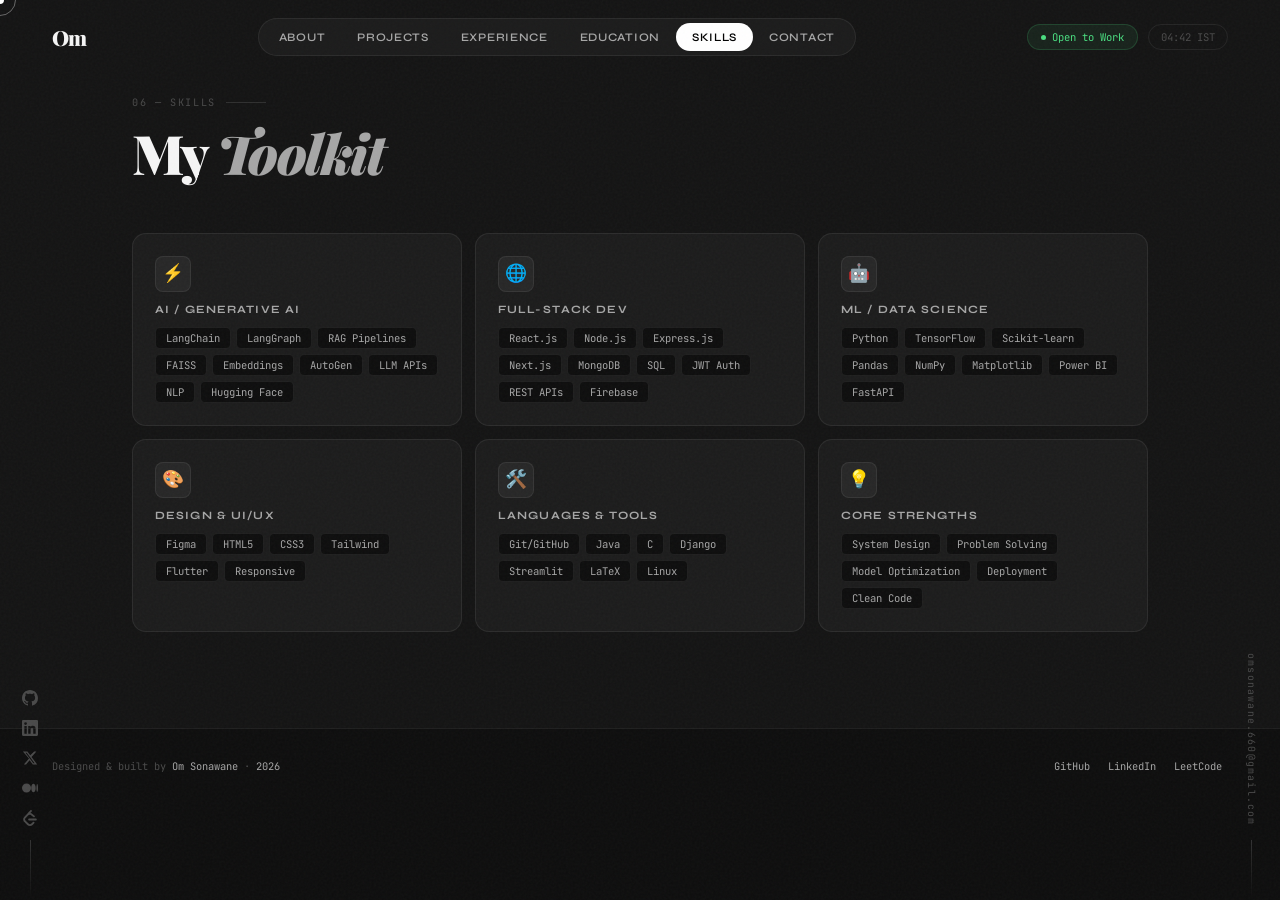
<file: skills.html>
<!DOCTYPE html>
<html lang="en">
<head>
<meta charset="UTF-8"/>
<meta name="viewport" content="width=device-width, initial-scale=1.0"/>
<title>Skills — Om Sonawane</title>
<meta name="description" content="Skills and tools used by Om Sonawane — AI, full-stack, design, and more."/>
<link rel="preconnect" href="https://fonts.googleapis.com"/>
<link rel="preconnect" href="https://fonts.gstatic.com" crossorigin/>
<link href="https://fonts.googleapis.com/css2?family=Playfair+Display:ital,wght@0,400;0,700;0,900;1,400;1,700&family=Syne:wght@400;500;600;700;800&family=JetBrains+Mono:wght@300;400;500&display=swap" rel="stylesheet"/>
<link rel="stylesheet" href="css/variables.css"/>
<link rel="stylesheet" href="css/base.css"/>
<link rel="stylesheet" href="css/layout.css"/>
<link rel="stylesheet" href="css/components.css"/>
<link rel="stylesheet" href="css/sections.css"/>
<link rel="stylesheet" href="css/animations.css"/>
</head>
<body>

<div id="cursor"></div>
<div id="cursor-ring"></div>

<nav id="nav">
  <div class="nav-logo"><a href="index.html">Om</a></div>
  <div class="nav-links">
    <a href="about.html">About</a>
    <a href="projects.html">Projects</a>
    <a href="experience.html">Experience</a>
    <a href="education.html">Education</a>
    <a href="skills.html" class="active">Skills</a>
    <a href="contact.html">Contact</a>
  </div>
  <div class="nav-right">
    <div class="nav-badge">Open to Work</div>
    <div class="nav-time" id="navTime">--:-- IST</div>
    <button class="hamburger" id="hamBtn" onclick="toggleMenu()" aria-label="Menu">
      <span></span><span></span><span></span>
    </button>
  </div>
</nav>

<div class="mob-menu" id="mobMenu">
  <a href="index.html">Home</a>
  <a href="about.html">About</a>
  <a href="projects.html">Projects</a>
  <a href="experience.html">Experience</a>
  <a href="education.html">Education</a>
  <a href="skills.html">Skills</a>
  <a href="contact.html">Contact</a>
</div>

<div class="social-sidebar">
  <a href="https://github.com/OmSonawane-360" target="_blank" aria-label="GitHub">
    <svg fill="currentColor" viewBox="0 0 24 24"><path d="M12 0C5.37 0 0 5.37 0 12c0 5.31 3.435 9.795 8.205 11.385.6.105.825-.255.825-.57 0-.285-.015-1.23-.015-2.235-3.015.555-3.795-.735-4.035-1.41-.135-.345-.72-1.41-1.23-1.695-.42-.225-1.02-.78-.015-.795.945-.015 1.62.87 1.845 1.23 1.08 1.815 2.805 1.305 3.495.99.105-.78.42-1.305.765-1.605-2.67-.3-5.46-1.335-5.46-5.925 0-1.305.465-2.385 1.23-3.225-.12-.3-.54-1.53.12-3.18 0 0 1.005-.315 3.3 1.23.96-.27 1.98-.405 3-.405s2.04.135 3 .405c2.295-1.56 3.3-1.23 3.3-1.23.66 1.65.24 2.88.12 3.18.765.84 1.23 1.905 1.23 3.225 0 4.605-2.805 5.625-5.475 5.925.435.375.81 1.095.81 2.22 0 1.605-.015 2.895-.015 3.3 0 .315.225.69.825.57A12.02 12.02 0 0024 12c0-6.63-5.37-12-12-12z"/></svg>
  </a>
  <a href="https://www.linkedin.com/in/om-sonawane360/" target="_blank" aria-label="LinkedIn">
    <svg fill="currentColor" viewBox="0 0 24 24"><path d="M20.447 20.452h-3.554v-5.569c0-1.328-.027-3.037-1.852-3.037-1.853 0-2.136 1.445-2.136 2.939v5.667H9.351V9h3.414v1.561h.046c.477-.9 1.637-1.85 3.37-1.85 3.601 0 4.267 2.37 4.267 5.455v6.286zM5.337 7.433a2.062 2.062 0 01-2.063-2.065 2.064 2.064 0 112.063 2.065zm1.782 13.019H3.555V9h3.564v11.452zM22.225 0H1.771C.792 0 0 .774 0 1.729v20.542C0 23.227.792 24 1.771 24h20.451C23.2 24 24 23.227 24 22.271V1.729C24 .774 23.2 0 22.222 0h.003z"/></svg>
  </a>
  <a href="https://x.com/om_sonawane_660" target="_blank" aria-label="X/Twitter">
    <svg fill="currentColor" viewBox="0 0 24 24"><path d="M18.244 2.25h3.308l-7.227 8.26 8.502 11.24H16.17l-4.714-6.231-5.401 6.231H2.748l7.73-8.835L1.254 2.25H8.08l4.261 5.636 5.903-5.636zm-1.161 17.52h1.833L7.084 4.126H5.117z"/></svg>
  </a>
  <a href="https://medium.com/@omsonawane.660" target="_blank" aria-label="Medium">
    <svg viewBox="0 0 1043.63 592.71" fill="currentColor">
      <path d="M588.67 296.36c0 163.67-131.16 296.35-293.84 296.35S1 460 1 296.36 132.16 0 294.83 0c162.68 0 293.84 132.69 293.84 296.36Z"/>
      <path d="M893.09 296.36c0 154.78-65.58 280.26-146.47 280.26S600.15 451.14 600.15 296.36 665.73 16.1 746.62 16.1s146.47 125.48 146.47 280.26Z"/>
      <path d="M1043.63 296.36c0 141.3-23.17 255.81-51.76 255.81s-51.76-114.51-51.76-255.81S963.28 40.55 991.87 40.55s51.76 114.51 51.76 255.81Z"/>
    </svg>
  </a>
  <a href="https://leetcode.com/u/om_sonawane-360/" target="_blank" aria-label="LeetCode">
    <svg fill="currentColor" viewBox="0 0 24 24"><path d="M13.483 0a1.374 1.374 0 0 0-.961.438L7.116 6.226l-3.854 4.126a5.266 5.266 0 0 0-1.209 2.104 5.35 5.35 0 0 0-.125.513 5.527 5.527 0 0 0 .062 2.362 5.83 5.83 0 0 0 .349 1.017 5.938 5.938 0 0 0 1.271 1.818l4.277 4.193.039.038c2.248 2.165 5.852 2.133 8.063-.074l2.396-2.392c.54-.54.54-1.414.003-1.955a1.378 1.378 0 0 0-1.951-.003l-2.396 2.392a3.021 3.021 0 0 1-4.205.038l-.02-.019-4.276-4.193c-.652-.64-.972-1.469-.948-2.263a2.68 2.68 0 0 1 .066-.523 2.545 2.545 0 0 1 .619-1.164L9.13 8.114c1.058-1.134 3.204-1.27 4.43-.278l3.501 2.831c.593.48 1.461.387 1.94-.207a1.384 1.384 0 0 0-.207-1.943l-3.5-2.831c-.8-.647-1.766-1.045-2.774-1.202l2.015-2.158A1.384 1.384 0 0 0 13.483 0zm-2.866 12.815a1.38 1.38 0 0 0-1.38 1.382 1.38 1.38 0 0 0 1.38 1.382H20.79a1.38 1.38 0 0 0 1.38-1.382 1.38 1.38 0 0 0-1.38-1.382z"/></svg>
  </a>
</div>

<div class="email-sidebar">
  <a href="mailto:omsonawane.660@gmail.com">omsonawane.660@gmail.com</a>
</div>

<section id="skills">
  <div class="section-inner">
    <div class="section-label">06 — Skills</div>
    <h2 class="section-title">My <em>Toolkit</em></h2>
    <div class="sk-grid">
      <div class="sk-cat">
        <div class="sk-icon">⚡</div>
        <div class="sk-title">AI / Generative AI</div>
        <div class="sk-tags">
          <span class="sk-tag">LangChain</span>
          <span class="sk-tag">LangGraph</span>
          <span class="sk-tag">RAG Pipelines</span>
          <span class="sk-tag">FAISS</span>
          <span class="sk-tag">Embeddings</span>
          <span class="sk-tag">AutoGen</span>
          <span class="sk-tag">LLM APIs</span>
          <span class="sk-tag">NLP</span>
          <span class="sk-tag">Hugging Face</span>
        </div>
      </div>
      <div class="sk-cat">
        <div class="sk-icon">🌐</div>
        <div class="sk-title">Full-Stack Dev</div>
        <div class="sk-tags">
          <span class="sk-tag">React.js</span>
          <span class="sk-tag">Node.js</span>
          <span class="sk-tag">Express.js</span>
          <span class="sk-tag">Next.js</span>
          <span class="sk-tag">MongoDB</span>
          <span class="sk-tag">SQL</span>
          <span class="sk-tag">JWT Auth</span>
          <span class="sk-tag">REST APIs</span>
          <span class="sk-tag">Firebase</span>
        </div>
      </div>
      <div class="sk-cat">
        <div class="sk-icon">🤖</div>
        <div class="sk-title">ML / Data Science</div>
        <div class="sk-tags">
          <span class="sk-tag">Python</span>
          <span class="sk-tag">TensorFlow</span>
          <span class="sk-tag">Scikit-learn</span>
          <span class="sk-tag">Pandas</span>
          <span class="sk-tag">NumPy</span>
          <span class="sk-tag">Matplotlib</span>
          <span class="sk-tag">Power BI</span>
          <span class="sk-tag">FastAPI</span>
        </div>
      </div>
      <div class="sk-cat">
        <div class="sk-icon">🎨</div>
        <div class="sk-title">Design &amp; UI/UX</div>
        <div class="sk-tags">
          <span class="sk-tag">Figma</span>
          <span class="sk-tag">HTML5</span>
          <span class="sk-tag">CSS3</span>
          <span class="sk-tag">Tailwind</span>
          <span class="sk-tag">Flutter</span>
          <span class="sk-tag">Responsive</span>
        </div>
      </div>
      <div class="sk-cat">
        <div class="sk-icon">🛠️</div>
        <div class="sk-title">Languages &amp; Tools</div>
        <div class="sk-tags">
          <span class="sk-tag">Git/GitHub</span>
          <span class="sk-tag">Java</span>
          <span class="sk-tag">C</span>
          <span class="sk-tag">Django</span>
          <span class="sk-tag">Streamlit</span>
          <span class="sk-tag">LaTeX</span>
          <span class="sk-tag">Linux</span>
        </div>
      </div>
      <div class="sk-cat">
        <div class="sk-icon">💡</div>
        <div class="sk-title">Core Strengths</div>
        <div class="sk-tags">
          <span class="sk-tag">System Design</span>
          <span class="sk-tag">Problem Solving</span>
          <span class="sk-tag">Model Optimization</span>
          <span class="sk-tag">Deployment</span>
          <span class="sk-tag">Clean Code</span>
        </div>
      </div>
    </div>
  </div>
</section>

<footer>
  <div class="fl-l">Designed & built by <span>Om Sonawane</span> · <span id="fyear"></span></div>
  <div class="fl-r">
    <a href="https://github.com/OmSonawane-360" target="_blank">GitHub</a>
    <a href="https://www.linkedin.com/in/om-sonawane360/" target="_blank">LinkedIn</a>
    <a href="https://leetcode.com/u/om_sonawane-360/" target="_blank">LeetCode</a>
  </div>
</footer>

<script src="js/cursor.js"></script>
<script src="js/navigation.js"></script>
<script src="js/reveal.js"></script>
<script src="js/music.js"></script>
<script src="js/contrib.js"></script>
<script src="js/projects.js"></script>
<script src="js/chat.js"></script>
<script src="js/form.js"></script>
</body>
</html>
</file>
<file: css/variables.css>
:root{
  --bg:#0e0e0e;
  --bg-2:#141414;
  --bg-3:#1a1a1a;
  --surface:#1c1c1c;
  --border:rgba(255,255,255,0.07);
  --border-hover:rgba(255,255,255,0.16);
  --text:#f5f5f5;
  --text-2:#a6a6a6;
  --text-3:#4a4a4a;
  --accent:#ffffff;
  --accent-dim:rgba(255,255,255,0.06);
  --accent-glow:rgba(255,255,255,0.08);
  --font-display:"Playfair Display",serif;
  --font-sans:"Syne",sans-serif;
  --font-mono:"JetBrains Mono",monospace;
  --radius:14px;
  --transition:all 0.4s cubic-bezier(0.16,1,0.3,1);
}

:root[data-theme="light"]{
  --bg:#f5f5f5;
  --bg-2:#ffffff;
  --bg-3:#e5e5e5;
  --surface:#ffffff;
  --border:rgba(0,0,0,0.08);
  --border-hover:rgba(0,0,0,0.16);
  --text:#111111;
  --text-2:#444444;
  --text-3:#888888;
  --accent:#111111;
  --accent-dim:rgba(0,0,0,0.04);
  --accent-glow:rgba(0,0,0,0.08);
}
</file>
<file: css/base.css>
*,*::before,*::after{box-sizing:border-box;margin:0;padding:0;}
html{scroll-behavior:smooth;}
body{background:var(--bg);color:var(--text);font-family:var(--font-sans);overflow-x:hidden;cursor:none;-webkit-font-smoothing:antialiased;}
::selection{background:#fff;color:#000;}
a{color:inherit;text-decoration:none;}

/* GRAIN */
body::after{content:"";position:fixed;inset:0;pointer-events:none;z-index:9991;opacity:.035;background-image:url("data:image/svg+xml,%3Csvg viewBox='0 0 512 512' xmlns='http://www.w3.org/2000/svg'%3E%3Cfilter id='n'%3E%3CfeTurbulence type='fractalNoise' baseFrequency='0.75' numOctaves='4' stitchTiles='stitch'/%3E%3C/filter%3E%3Crect width='100%25' height='100%25' filter='url(%23n)'/%3E%3C/svg%3E");}

/* SCROLLBAR */
::-webkit-scrollbar{width:2px;}
::-webkit-scrollbar-track{background:var(--bg);}
::-webkit-scrollbar-thumb{background:#333;}

/* CURSOR */
#cursor{position:fixed;width:8px;height:8px;background:#fff;border-radius:50%;pointer-events:none;z-index:9999;transform:translate(-50%,-50%);transition:width .25s,height .25s,opacity .25s;}
#cursor-ring{position:fixed;width:32px;height:32px;border:1px solid rgba(255,255,255,0.35);border-radius:50%;pointer-events:none;z-index:9998;transform:translate(-50%,-50%);transition:width .5s cubic-bezier(.16,1,.3,1),height .5s,border-color .3s;}
body:hover #cursor{opacity:1;}
</file>
<file: css/layout.css>
/* NAV & HEADER LAYOUT */
nav{position:fixed;top:0;left:0;right:0;z-index:1000;padding:18px 52px;display:flex;align-items:center;justify-content:space-between;transition:var(--transition);background:transparent;}
nav.scrolled{background:rgba(14,14,14,.94);border-bottom:1px solid var(--border);backdrop-filter:blur(24px);}
.nav-logo{font-family:var(--font-display);font-size:1.3rem;font-weight:900;letter-spacing:-.03em;color:var(--text);}
.nav-logo a{color:inherit;text-decoration:none;}
.nav-links{display:flex;align-items:center;gap:0;border:1px solid var(--border);border-radius:100px;padding:4px;background:rgba(255,255,255,.03);}
.nav-links a{font-size:.72rem;font-weight:600;letter-spacing:.06em;text-transform:uppercase;color:var(--text-2);padding:7px 16px;border-radius:100px;transition:var(--transition);}
.nav-links a:hover,.nav-links a.active{color:#000;background:#fff;}
.nav-right{display:flex;align-items:center;gap:10px;}
.nav-badge{display:flex;align-items:center;gap:6px;font-size:.66rem;font-family:var(--font-mono);color:#4ade80;background:rgba(74,222,128,.07);border:1px solid rgba(74,222,128,.18);padding:5px 13px;border-radius:100px;box-shadow:0 0 0 0 rgba(74,222,128,.45);animation:badge-blink 1.4s infinite;}
.nav-badge::before{content:"";width:5px;height:5px;background:#4ade80;border-radius:50%;animation:pg 2s infinite;}
@keyframes pg{0%,100%{box-shadow:0 0 0 0 rgba(74,222,128,.4)}50%{box-shadow:0 0 0 4px rgba(74,222,128,0)}}
@keyframes badge-blink{0%{background:rgba(74,222,128,.07);box-shadow:0 0 0 0 rgba(74,222,128,.45);transform:translateY(0)}50%{background:rgba(74,222,128,.16);box-shadow:0 0 14px 2px rgba(74,222,128,.7);transform:translateY(-1px)}100%{background:rgba(74,222,128,.07);box-shadow:0 0 0 0 rgba(74,222,128,.45);transform:translateY(0)}}
.nav-time{font-family:var(--font-mono);font-size:.66rem;color:var(--text-3);padding:5px 12px;border:1px solid var(--border);border-radius:100px;}
.hamburger{display:none;flex-direction:column;gap:5px;cursor:none;padding:8px;border:1px solid var(--border);border-radius:8px;background:var(--surface);}
.hamburger span{display:block;width:20px;height:1.5px;background:var(--text-2);transition:var(--transition);}
.hamburger.open span:nth-child(1){transform:rotate(45deg) translate(4.5px,4.5px);}
.hamburger.open span:nth-child(2){opacity:0;}
.hamburger.open span:nth-child(3){transform:rotate(-45deg) translate(4.5px,-4.5px);}

/* MOBILE MENU */
.mob-menu{position:fixed;inset:0;background:rgba(14,14,14,.98);backdrop-filter:blur(20px);z-index:999;display:flex;flex-direction:column;align-items:center;justify-content:center;gap:22px;opacity:0;pointer-events:none;transition:opacity .4s;}
.mob-menu.open{opacity:1;pointer-events:all;}
.mob-menu a{font-family:var(--font-display);font-size:2.2rem;font-weight:700;color:var(--text-2);transition:var(--transition);}
.mob-menu a:hover{color:#fff;transform:translateX(12px);}

/* SIDEBARS */
.social-sidebar{position:fixed;left:22px;bottom:0;display:flex;flex-direction:column;align-items:center;gap:14px;z-index:100;}
.social-sidebar::after{content:"";width:1px;height:60px;background:linear-gradient(to bottom,rgba(255,255,255,.15),transparent);}
.social-sidebar a{color:var(--text-3);transition:var(--transition);display:flex;}
.social-sidebar a:hover{color:#fff;transform:translateY(-3px);}
.social-sidebar svg{width:16px;height:16px;}
.email-sidebar{position:fixed;right:22px;bottom:0;display:flex;flex-direction:column;align-items:center;gap:14px;z-index:100;}
.email-sidebar::after{content:"";width:1px;height:60px;background:linear-gradient(to bottom,rgba(255,255,255,.15),transparent);}
.email-sidebar a{font-family:var(--font-mono);font-size:.62rem;letter-spacing:.12em;color:var(--text-3);writing-mode:vertical-rl;transition:var(--transition);}
.email-sidebar a:hover{color:#fff;transform:translateY(-3px);}

/* HERO LAYOUT */
#hero{min-height:100vh;display:grid;grid-template-columns:80px 1fr 1fr 80px;grid-template-rows:1fr;position:relative;overflow:hidden;}
.hero-left-text{grid-column:1;display:flex;align-items:center;justify-content:center;padding:100px 0 0;z-index:2;}
.hero-left-text span{font-family:var(--font-sans);font-size:.72rem;font-weight:800;letter-spacing:.25em;text-transform:uppercase;color:var(--text-3);writing-mode:vertical-rl;transform:rotate(180deg);}
.hero-photo-col{grid-column:2;position:relative;display:flex;align-items:flex-end;padding-top:80px;}
.hero-photo-wrap{position:relative;width:100%;height:88vh;max-height:760px;background-image:url("../assets/images/hero-om.png");background-size:cover;background-position:center top;}
.hero-photo-wrap img{display:none;}
.hero-photo-wrap::after{content:"";position:absolute;inset:0;background:linear-gradient(to right,transparent 60%,var(--bg) 100%),linear-gradient(to left,transparent 60%,var(--bg) 100%),linear-gradient(to top,var(--bg) 0%,transparent 25%),linear-gradient(to bottom,var(--bg) 0%,transparent 25%);}
.hero-photo-overlay{position:absolute;bottom:28px;left:24px;z-index:3;}
.hero-photo-overlay .quote{font-family:var(--font-display);font-size:.82rem;font-style:italic;color:rgba(255,255,255,.5);max-width:220px;line-height:1.6;border-left:2px solid rgba(255,255,255,.2);padding-left:12px;}
.hero-content-col{grid-column:3/5;display:flex;flex-direction:column;justify-content:center;padding:110px 52px 60px 40px;position:relative;z-index:2;}
.hero-tag{font-family:var(--font-mono);font-size:.66rem;letter-spacing:.16em;text-transform:uppercase;color:var(--text-3);margin-bottom:28px;display:flex;align-items:center;gap:10px;}
.hero-tag::before{content:"";width:28px;height:1px;background:var(--text-3);}
.hero-name{font-family:var(--font-display);line-height:.9;margin-bottom:8px;}
.hero-name .first{font-size:clamp(3rem,7vw,6.5rem);font-weight:400;font-style:italic;color:rgba(255,255,255,.35);display:block;letter-spacing:-.02em;}
.hero-name .last{font-size:clamp(4rem,9vw,8.5rem);font-weight:900;color:var(--text);display:block;letter-spacing:-.04em;line-height:.85;}
.hero-role{font-family:var(--font-sans);font-size:clamp(.7rem,1.5vw,.88rem);font-weight:600;letter-spacing:.18em;text-transform:uppercase;color:var(--text-3);margin:28px 0 24px;display:flex;align-items:center;gap:12px;}
.hero-role::after{content:"";flex:1;max-width:60px;height:1px;background:var(--text-3);}
.hero-desc{font-size:.9rem;line-height:1.8;color:var(--text-2);max-width:380px;margin-bottom:40px;}
.hero-cta{display:flex;gap:12px;flex-wrap:wrap;}
.btn-primary{display:inline-flex;align-items:center;gap:8px;padding:13px 28px;background:#fff;color:#000;font-family:var(--font-sans);font-size:.76rem;font-weight:800;letter-spacing:.08em;text-transform:uppercase;border-radius:100px;border:none;cursor:none;transition:var(--transition);}
.btn-primary:hover{background:var(--text-2);transform:translateY(-2px);}
.btn-secondary{display:inline-flex;align-items:center;gap:8px;padding:13px 28px;background:transparent;color:var(--text);font-family:var(--font-sans);font-size:.76rem;font-weight:800;letter-spacing:.08em;text-transform:uppercase;border-radius:100px;border:1px solid var(--border);cursor:none;transition:var(--transition);}
.btn-secondary:hover{border-color:rgba(255,255,255,.35);background:var(--accent-dim);}
.hero-right-text{grid-column:4;display:flex;align-items:center;justify-content:center;padding:100px 0 0;}
.hero-right-text span{font-family:var(--font-sans);font-size:.72rem;font-weight:800;letter-spacing:.25em;text-transform:uppercase;color:var(--text-3);writing-mode:vertical-rl;}
.hero-scroll{position:absolute;bottom:32px;left:50%;transform:translateX(-50%);display:flex;flex-direction:column;align-items:center;gap:8px;z-index:3;}
.hero-scroll{bottom:20px;}
.hero-scroll span{font-family:var(--font-mono);font-size:.58rem;letter-spacing:.18em;text-transform:uppercase;color:var(--text-3);}
.scroll-line{width:1px;height:38px;background:linear-gradient(to bottom,rgba(255,255,255,.4),transparent);animation:sdwn 2s infinite;}
@keyframes sdwn{0%{transform:scaleY(0);transform-origin:top}50%{transform:scaleY(1);transform-origin:top}51%{transform:scaleY(1);transform-origin:bottom}100%{transform:scaleY(0);transform-origin:bottom}}


/* ===== MOBILE HERO FIX ===== */
@media (max-width: 768px){
.hero-content-col{
margin-top:18px;
position:relative;
z-index:5;
}
#hero{
grid-template-columns:1fr;
min-height:auto;
padding:120px 0 60px;
}

.hero-left-text,
.hero-right-text{
display:none;
}

.hero-photo-col{
grid-column:auto;
order:1;
padding-top:0;
align-items:center;
justify-content:center;
}
.hero-photo-wrap{
margin-bottom:14px;
}
.hero-photo-wrap{
height:420px;
max-height:none;
background-position:50% 20%;
border-radius:24px;
}

.hero-content-col{
grid-column:auto;
order:2;
padding:40px 22px 0;
text-align:left;
}

.hero-name .first{
font-size:2.6rem;
}
.hero-name .last{
font-size:clamp(2.4rem,10vw,4rem);
line-height:.95;
}

.hero-desc{
max-width:100%;
font-size:.88rem;
}

.hero-cta{
margin-top:10px;
}

.hero-scroll{
display:none;
}

}


/* MUSIC PLAYER BLOCK */
#music-player{position:fixed;bottom:28px;right:80px;z-index:500;font-family:var(--font-mono);}
.player-pill{display:flex;align-items:center;gap:10px;background:rgba(20,20,20,.92);border:1px solid rgba(255,255,255,.1);border-radius:100px;padding:8px 16px 8px 8px;backdrop-filter:blur(20px);cursor:none;transition:var(--transition);box-shadow:0 8px 32px rgba(0,0,0,.5);}
.player-pill:hover{border-color:rgba(255,255,255,.22);}
.vinyl{width:32px;height:32px;border-radius:50%;background:conic-gradient(#1a1a1a 0deg,#2a2a2a 60deg,#1a1a1a 120deg,#333 180deg,#1a1a1a 240deg,#2a2a2a 300deg,#1a1a1a 360deg);display:flex;align-items:center;justify-content:center;flex-shrink:0;position:relative;}
.vinyl::after{content:"";width:8px;height:8px;background:var(--bg);border-radius:50%;position:absolute;border:1.5px solid rgba(255,255,255,.15);}
.vinyl.spinning{animation:vinyl-spin 3s linear infinite;}
@keyframes vinyl-spin{0%{transform:rotate(0deg)}100%{transform:rotate(360deg)}}
.player-info{display:flex;flex-direction:column;gap:1px;}
.player-track{font-size:.64rem;color:var(--text);font-weight:500;white-space:nowrap;max-width:140px;overflow:hidden;text-overflow:ellipsis;}
.player-artist{font-size:.58rem;color:var(--text-3);}
.player-controls{display:flex;align-items:center;gap:6px;margin-left:4px;}
.player-btn{width:26px;height:26px;border-radius:50%;background:rgba(255,255,255,.08);border:1px solid rgba(255,255,255,.1);display:flex;align-items:center;justify-content:center;cursor:none;transition:var(--transition);}
.player-btn:hover{background:rgba(255,255,255,.18);border-color:rgba(255,255,255,.3);}
.player-btn svg{width:11px;height:11px;fill:#fff;}
.player-progress{width:100%;height:2px;background:rgba(255,255,255,.1);border-radius:1px;margin-top:4px;position:relative;overflow:hidden;}
.player-progress-bar{height:100%;background:#fff;border-radius:1px;width:0%;transition:width .5s linear;}
.player-expand{max-height:0;overflow:hidden;transition:max-height .4s cubic-bezier(.16,1,.3,1);}
.player-expand.open{max-height:80px;}
.player-wave{display:flex;align-items:center;gap:2px;height:20px;margin-top:8px;justify-content:center;}
.player-wave span{display:block;width:2px;background:rgba(255,255,255,.25);border-radius:1px;animation:wave 1.2s infinite;}
.player-wave span:nth-child(2){animation-delay:.1s;}
.player-wave span:nth-child(3){animation-delay:.2s;}
.player-wave span:nth-child(4){animation-delay:.3s;}
.player-wave span:nth-child(5){animation-delay:.4s;}
.player-wave span:nth-child(6){animation-delay:.5s;}
.player-wave span:nth-child(7){animation-delay:.6s;}
@keyframes wave{0%,100%{height:4px}50%{height:18px}}
.player-wave.paused span{animation-play-state:paused;}

/* AI CHAT SECTION LAYOUT */
#ai-chat{position:relative;z-index:1;background:var(--bg-2);border-top:1px solid var(--border);border-bottom:1px solid var(--border);padding:52px 24px;}
.chat-inner{max-width:760px;margin:0 auto;}
.chat-label{text-align:center;font-family:var(--font-mono);font-size:.66rem;letter-spacing:.16em;text-transform:uppercase;color:var(--text-3);margin-bottom:8px;}
.chat-heading{text-align:center;font-family:var(--font-display);font-size:clamp(1.3rem,3vw,1.9rem);font-weight:700;letter-spacing:-.02em;margin-bottom:22px;}
.chat-heading em{font-style:italic;color:#fff;}
.chat-window{background:var(--surface);border:1px solid var(--border);border-radius:var(--radius);overflow:hidden;}
.chat-messages{min-height:150px;max-height:250px;overflow-y:auto;padding:16px;display:flex;flex-direction:column;gap:11px;}
.chat-messages::-webkit-scrollbar{width:1px;}
.msg{display:flex;gap:9px;align-items:flex-start;}
.msg.user{flex-direction:row-reverse;}
.msg-avatar{width:26px;height:26px;border-radius:50%;flex-shrink:0;display:flex;align-items:center;justify-content:center;font-family:var(--font-mono);font-size:.56rem;font-weight:700;background:rgba(255,255,255,.06);border:1px solid var(--border);color:var(--text-2);}
.msg-bubble{max-width:78%;padding:9px 14px;border-radius:10px;font-size:.82rem;line-height:1.6;}
.msg.bot .msg-bubble{background:var(--bg-3);border:1px solid var(--border);color:var(--text-2);border-top-left-radius:3px;}
.msg.user .msg-bubble{background:rgba(255,255,255,.07);border:1px solid rgba(255,255,255,.1);color:var(--text);border-top-right-radius:3px;}
.typing{display:flex;gap:3px;align-items:center;height:14px;}
.typing span{width:4px;height:4px;background:#fff;border-radius:50%;animation:bc 1.2s infinite;opacity:.4;}
.typing span:nth-child(2){animation-delay:.2s;}
.typing span:nth-child(3){animation-delay:.4s;}
@keyframes bc{0%,100%{transform:translateY(0);opacity:.4}50%{transform:translateY(-5px);opacity:1}}
.chat-input-row{display:flex;border-top:1px solid var(--border);}
.chat-input{flex:1;background:transparent;border:none;padding:13px 16px;color:var(--text);font-family:var(--font-sans);font-size:.84rem;outline:none;}
.chat-input::placeholder{color:var(--text-3);}
.chat-send{padding:10px 16px;background:#fff;color:#000;border:none;cursor:none;font-family:var(--font-sans);font-size:.72rem;font-weight:800;letter-spacing:.06em;text-transform:uppercase;transition:var(--transition);display:flex;align-items:center;gap:6px;}
.chat-send:hover{background:var(--text-2);}
.chat-chips{display:flex;flex-wrap:wrap;gap:7px;margin-top:12px;justify-content:center;}
.chip{font-family:var(--font-mono);font-size:.66rem;color:var(--text-2);background:var(--surface);border:1px solid var(--border);padding:5px 13px;border-radius:100px;cursor:none;transition:var(--transition);}
.chip:hover{color:#fff;border-color:rgba(255,255,255,.25);background:var(--accent-dim);}

/* GENERIC SECTION WRAPPER */
section{position:relative;z-index:1;}
.section-inner{max-width:1120px;margin:0 auto;padding:96px 52px;}
.section-label{font-family:var(--font-mono);font-size:.64rem;letter-spacing:.16em;text-transform:uppercase;color:var(--text-3);margin-bottom:14px;display:flex;align-items:center;gap:10px;}
.section-label::after{content:"";flex:1;max-width:40px;height:1px;background:var(--text-3);opacity:.5;}
.section-title{font-family:var(--font-display);font-size:clamp(1.9rem,5vw,3.4rem);font-weight:900;letter-spacing:-.03em;line-height:1.1;margin-bottom:50px;}
.section-title em{font-style:italic;color:var(--text-2);}

/* ABOUT / BENTO GRID */
#about .section-inner{padding-top:96px;}
.bento-grid{display:grid;grid-template-columns:repeat(12,1fr);gap:12px;}
.bc{background:var(--surface);border:1px solid var(--border);border-radius:var(--radius);padding:26px;transition:var(--transition);overflow:hidden;position:relative;}
.bc::before{content:"";position:absolute;inset:0;background:radial-gradient(circle at 50% 0%,rgba(255,255,255,.025),transparent 70%);opacity:0;transition:opacity .4s;}
.bc:hover{border-color:var(--border-hover);transform:translateY(-2px);}
.bc:hover::before{opacity:1;}
.bc-intro{grid-column:span 7;}
.bc-photo{grid-column:span 5;display:flex;align-items:center;justify-content:center;min-height:240px;overflow:hidden;padding:0;border-radius:var(--radius);}
.bc-photo img{width:100%;height:100%;object-fit:cover;object-position:top;filter:grayscale(100%) contrast(1.08);transition:transform .6s;}
.bc-photo:hover img{transform:scale(1.04);}
.bc-loc{grid-column:span 4;}
.bc-exp{grid-column:span 4;}
.bc-cert{grid-column:span 4;}
.bc-stack{grid-column:span 12;}
.bc-intro h3{font-family:var(--font-display);font-size:1.3rem;font-weight:700;letter-spacing:-.02em;margin-bottom:12px;line-height:1.3;}
.bc-intro p{font-size:.85rem;line-height:1.8;color:var(--text-2);}
.bc-intro p+p{margin-top:9px;}
.blabel{font-family:var(--font-mono);font-size:.58rem;letter-spacing:.13em;text-transform:uppercase;color:var(--text-3);margin-bottom:11px;}
.loc-dot{width:7px;height:7px;background:#fff;border-radius:50%;flex-shrink:0;box-shadow:0 0 8px rgba(255,255,255,.3);}
.loc-dot{background:#22c55e;box-shadow:0 0 0 0 rgba(34,197,94,.6);animation:loc-pulse 1.6s infinite;}
@keyframes loc-pulse{0%{transform:scale(1);box-shadow:0 0 0 0 rgba(34,197,94,.6);}70%{transform:scale(1.25);box-shadow:0 0 0 8px rgba(34,197,94,0);}100%{transform:scale(1);box-shadow:0 0 0 0 rgba(34,197,94,0);}}
.loc-name{font-family:var(--font-display);font-size:1.4rem;font-weight:700;letter-spacing:-.02em;}
.exp-num{font-family:var(--font-display);font-size:2.9rem;font-weight:900;line-height:1;color:#fff;}
.exp-lbl{font-size:.78rem;color:var(--text-2);margin-top:6px;line-height:1.5;}
.cert-badge-row{display:flex;align-items:center;gap:9px;margin-top:8px;}
.cert-ico{width:34px;height:34px;background:rgba(255,255,255,.05);border:1px solid var(--border);border-radius:8px;display:flex;align-items:center;justify-content:center;flex-shrink:0;font-size:.95rem;}
.cert-nm{font-size:.77rem;font-weight:600;line-height:1.4;}
.cert-by{font-family:var(--font-mono);font-size:.59rem;color:var(--text-3);margin-top:2px;letter-spacing:.06em;}

/* STACK SCROLL */
.ss-wrap{overflow:hidden;margin:0 -26px;padding:11px 0;}
.ss-track{display:flex;gap:8px;animation:sleft 32s linear infinite;width:max-content;}
.ss-track:hover{animation-play-state:paused;}
.ss-track.rev{animation-direction:reverse;}
@keyframes sleft{0%{transform:translateX(0)}100%{transform:translateX(-50%)}}
.tpill{display:inline-flex;align-items:center;gap:6px;padding:6px 14px;background:var(--bg-3);border:1px solid var(--border);border-radius:100px;font-family:var(--font-mono);font-size:.68rem;color:var(--text-2);white-space:nowrap;transition:var(--transition);}
.tpill:hover{border-color:rgba(255,255,255,.25);color:#fff;background:var(--accent-dim);}
.tpill .dot{width:4px;height:4px;border-radius:50%;flex-shrink:0;opacity:.7;}

/* PROJECTS SECTION */
#projects{background:var(--bg-2);}
.proj-grid{display:grid;grid-template-columns:repeat(2,1fr);gap:14px;}
.proj-card{background:var(--surface);border:1px solid var(--border);border-radius:var(--radius);padding:30px;transition:var(--transition);position:relative;overflow:hidden;cursor:none;}
.proj-card::after{content:"";position:absolute;bottom:0;left:0;right:0;height:1px;background:linear-gradient(90deg,transparent,rgba(255,255,255,.3),transparent);transform:scaleX(0);transition:transform .5s;}
.proj-card:hover::after{transform:scaleX(1);}
.proj-card:hover{border-color:var(--border-hover);transform:translateY(-4px);box-shadow:0 20px 48px rgba(0,0,0,.5);}
.proj-num{font-family:var(--font-display);font-size:4rem;font-weight:900;line-height:1;color:rgba(255,255,255,.04);position:absolute;top:14px;right:20px;}
.proj-tags{display:flex;gap:6px;flex-wrap:wrap;margin-bottom:14px;}
.proj-tag{font-family:var(--font-mono);font-size:.58rem;letter-spacing:.08em;text-transform:uppercase;color:var(--text-3);background:rgba(255,255,255,.05);border:1px solid var(--border);padding:3px 10px;border-radius:100px;}
.proj-tag.wt{color:var(--text-2);border-color:rgba(255,255,255,.12);}
.proj-title{font-family:var(--font-display);font-size:1.4rem;font-weight:700;letter-spacing:-.02em;line-height:1.2;margin-bottom:10px;}
.proj-desc{font-size:.82rem;line-height:1.7;color:var(--text-2);margin-bottom:22px;}
.proj-links{display:flex;gap:8px;}
.proj-link{display:inline-flex;align-items:center;gap:6px;font-family:var(--font-mono);font-size:.68rem;color:var(--text-2);border:1px solid var(--border);padding:6px 14px;border-radius:100px;transition:var(--transition);}
.proj-link:hover{color:#fff;border-color:rgba(255,255,255,.3);background:var(--accent-dim);}
.proj-card.feat{grid-column:span 2;display:grid;grid-template-columns:1fr 1fr;gap:32px;align-items:center;}
.proj-vis{height:160px;background:linear-gradient(135deg,rgba(255,255,255,.03),rgba(255,255,255,.01));border-radius:10px;border:1px solid var(--border);display:flex;align-items:center;justify-content:center;position:relative;overflow:hidden;}
.proj-vis-txt{font-family:var(--font-display);font-size:1rem;font-style:italic;color:var(--text-2);text-align:center;padding:16px;}

/* EXPERIENCE TIMELINE */
#experience{background:var(--bg);}
.timeline{position:relative;padding-left:26px;}
.timeline::before{content:"";position:absolute;left:0;top:8px;bottom:0;width:1px;background:linear-gradient(to bottom,rgba(255,255,255,.25),transparent);}
.tl-item{position:relative;padding-bottom:44px;opacity:0;transform:translateY(24px);transition:opacity .7s,transform .7s;}
.tl-item.visible{opacity:1;transform:translateY(0);}
.tl-item::before{content:"";position:absolute;left:-30px;top:8px;width:7px;height:7px;background:#fff;border-radius:50%;box-shadow:0 0 0 3px rgba(255,255,255,.1);}
.tl-date{font-family:var(--font-mono);font-size:.66rem;letter-spacing:.1em;color:var(--text-3);margin-bottom:8px;text-transform:uppercase;}
.tl-role{font-family:var(--font-display);font-size:1.3rem;font-weight:700;letter-spacing:-.02em;margin-bottom:4px;}
.tl-co{font-size:.78rem;color:var(--text-2);margin-bottom:14px;display:flex;align-items:center;gap:7px;}
.tl-co::before{content:"";width:14px;height:1px;background:var(--text-3);}
.tl-list{list-style:none;display:flex;flex-direction:column;gap:7px;}
.tl-list li{font-size:.82rem;line-height:1.7;color:var(--text-2);display:flex;gap:8px;}
.tl-list li::before{content:"—";color:var(--text-3);flex-shrink:0;}

/* EDUCATION GRID */
#education{background:var(--bg-2);}
.edu-grid{display:grid;grid-template-columns:repeat(3,1fr);gap:13px;}
.edu-card{background:var(--surface);border:1px solid var(--border);border-radius:var(--radius);padding:24px;transition:var(--transition);position:relative;overflow:hidden;}
.edu-card::before{content:"";position:absolute;top:0;left:0;right:0;height:1px;background:linear-gradient(90deg,transparent,rgba(255,255,255,.3),transparent);transform:scaleX(0);transition:transform .4s;}
.edu-card:hover::before{transform:scaleX(1);}
.edu-card:hover{border-color:var(--border-hover);transform:translateY(-2px);}
.edu-icon{font-size:1.5rem;margin-bottom:11px;}
.edu-deg{font-size:.9rem;font-weight:700;line-height:1.3;margin-bottom:5px;}
.edu-sch{font-family:var(--font-mono);font-size:.65rem;color:var(--text-3);letter-spacing:.05em;margin-bottom:4px;}
.edu-yr{font-family:var(--font-mono);font-size:.62rem;color:var(--text-3);margin-bottom:10px;}
.edu-grade{display:inline-flex;align-items:center;gap:5px;font-family:var(--font-mono);font-size:.67rem;color:var(--text-2);background:rgba(255,255,255,.05);border:1px solid var(--border);padding:3px 11px;border-radius:100px;}

/* GITHUB STATS */
#github-stats{background:var(--bg);}
.gh-grid{display:grid;grid-template-columns:repeat(4,1fr);gap:12px;margin-bottom:22px;}
.gh-card{background:var(--surface);border:1px solid var(--border);border-radius:var(--radius);padding:22px;text-align:center;transition:var(--transition);}
.gh-card:hover{border-color:var(--border-hover);transform:translateY(-2px);}
.gh-num{font-family:var(--font-display);font-size:2.2rem;font-weight:900;color:#fff;line-height:1;}
.gh-lbl{font-family:var(--font-mono);font-size:.6rem;letter-spacing:.1em;text-transform:uppercase;color:var(--text-3);margin-top:5px;}
.contrib-wrap{background:var(--surface);border:1px solid var(--border);border-radius:var(--radius);padding:24px;}
.contrib-lbl{font-family:var(--font-mono);font-size:.64rem;letter-spacing:.13em;text-transform:uppercase;color:var(--text-3);margin-bottom:14px;}
.contrib-grid{display:grid;grid-template-columns:repeat(52,1fr);gap:3px;}
.cc{aspect-ratio:1;border-radius:2px;background:rgba(255,255,255,.04);border:1px solid rgba(255,255,255,.04);transition:transform .15s;}
.cc:hover{transform:scale(1.5);}
.cc.l1{background:rgba(255,255,255,.12);border-color:rgba(255,255,255,.14);}
.cc.l2{background:rgba(255,255,255,.28);border-color:rgba(255,255,255,.3);}
.cc.l3{background:rgba(255,255,255,.55);border-color:rgba(255,255,255,.55);}
.cc.l4{background:#fff;border-color:#fff;box-shadow:0 0 5px rgba(255,255,255,.3);}
.contrib-footer{display:flex;justify-content:space-between;align-items:center;margin-top:11px;}
.contrib-months{display:flex;font-family:var(--font-mono);font-size:.56rem;color:var(--text-3);width:100%;justify-content:space-between;}
.contrib-legend{display:flex;align-items:center;gap:4px;font-family:var(--font-mono);font-size:.58rem;color:var(--text-3);flex-shrink:0;margin-left:14px;}
.cl-cell{width:8px;height:8px;border-radius:2px;}

/* SKILLS */
#skills{background:var(--bg-2);}
.sk-grid{display:grid;grid-template-columns:repeat(3,1fr);gap:13px;}
.sk-cat{background:var(--surface);border:1px solid var(--border);border-radius:var(--radius);padding:22px;transition:var(--transition);}
.sk-cat:hover{border-color:var(--border-hover);transform:translateY(-2px);}
.sk-icon{width:36px;height:36px;border-radius:8px;display:flex;align-items:center;justify-content:center;font-size:1.1rem;margin-bottom:11px;background:rgba(255,255,255,.05);border:1px solid var(--border);}
.sk-title{font-size:.7rem;font-weight:700;letter-spacing:.1em;text-transform:uppercase;color:var(--text-2);margin-bottom:11px;}
.sk-tags{display:flex;flex-wrap:wrap;gap:5px;}
.sk-tag{font-family:var(--font-mono);font-size:.66rem;color:var(--text-2);background:var(--bg);border:1px solid var(--border);padding:3px 10px;border-radius:5px;transition:var(--transition);}
.sk-tag:hover{color:#fff;border-color:rgba(255,255,255,.25);}

/* CERTIFICATIONS */
#certs{background:var(--bg);}
.cert-grid{display:grid;grid-template-columns:repeat(3,1fr);gap:13px;}
.cert-c{background:var(--surface);border:1px solid var(--border);border-radius:var(--radius);padding:24px;transition:var(--transition);position:relative;overflow:hidden;}
.cert-c::before{content:"";position:absolute;top:0;left:0;right:0;height:1px;background:linear-gradient(90deg,transparent,rgba(255,255,255,.3),transparent);transform:scaleX(0);transition:transform .4s;}
.cert-c:hover::before{transform:scaleX(1);}
.cert-c:hover{border-color:var(--border-hover);transform:translateY(-2px);}
.cert-c-icon{font-size:1.7rem;margin-bottom:11px;}
.cert-c-title{font-size:.87rem;font-weight:700;line-height:1.4;margin-bottom:6px;}
.cert-c-by{font-family:var(--font-mono);font-size:.63rem;color:var(--text-3);letter-spacing:.08em;text-transform:uppercase;}

/* CONTACT SECTION */
#contact{background:var(--bg-2);}
.ct-grid{display:grid;grid-template-columns:1fr 1fr;gap:52px;align-items:start;}
.ct-left h3{font-family:var(--font-display);font-size:1.7rem;font-weight:700;letter-spacing:-.03em;line-height:1.3;margin-bottom:14px;}
.ct-left p{font-size:.86rem;line-height:1.8;color:var(--text-2);margin-bottom:30px;}
.ct-links{display:flex;flex-direction:column;gap:10px;}
.ct-link{display:flex;align-items:center;gap:12px;padding:12px 14px;background:var(--surface);border:1px solid var(--border);border-radius:11px;transition:var(--transition);}
.ct-link:hover{border-color:rgba(255,255,255,.2);background:var(--accent-dim);transform:translateX(5px);}
.ct-link-icon{width:34px;height:34px;background:var(--bg);border-radius:7px;display:flex;align-items:center;justify-content:center;flex-shrink:0;}
.ct-link-icon svg{width:15px;height:15px;color:#fff;}
.ct-lbl{font-size:.65rem;font-family:var(--font-mono);color:var(--text-3);text-transform:uppercase;letter-spacing:.08em;}
.ct-val{font-size:.83rem;font-weight:600;color:var(--text);margin-top:1px;}
.ct-form{display:flex;flex-direction:column;gap:12px;}
.fg{display:flex;flex-direction:column;gap:6px;}
.fl{font-family:var(--font-mono);font-size:.63rem;letter-spacing:.1em;text-transform:uppercase;color:var(--text-3);}
.fi,.ft{background:var(--surface);border:1px solid var(--border);border-radius:8px;padding:11px 14px;color:var(--text);font-family:var(--font-sans);font-size:.84rem;outline:none;transition:var(--transition);resize:none;}
.fi::placeholder,.ft::placeholder{color:var(--text-3);}
.fi:focus,.ft:focus{border-color:rgba(255,255,255,.25);box-shadow:0 0 0 3px rgba(255,255,255,.04);}
.ft{min-height:100px;}
.fr{display:grid;grid-template-columns:1fr 1fr;gap:12px;}

/* FOOTER */
footer{background:var(--bg);border-top:1px solid var(--border);padding:30px 52px;display:flex;align-items:center;justify-content:space-between;position:relative;z-index:1;}
.fl-l{font-family:var(--font-mono);font-size:.65rem;color:var(--text-3);}
.fl-l span{color:var(--text-2);}
.fl-r{font-family:var(--font-mono);font-size:.65rem;color:var(--text-3);}
.fl-r a{color:var(--text-2);transition:color .3s;margin:0 6px;}
.fl-r a:hover{color:#fff;}

/* ANIMATIONS & REVEAL */
@keyframes fadeInUp{from{opacity:0;transform:translateY(24px)}to{opacity:1;transform:translateY(0)}}
.reveal{opacity:0;transform:translateY(30px);transition:opacity .8s cubic-bezier(.16,1,.3,1),transform .8s cubic-bezier(.16,1,.3,1);}
.reveal.visible{opacity:1;transform:translateY(0);}
.rd1{transition-delay:.1s;}.rd2{transition-delay:.2s;}.rd3{transition-delay:.3s;}

/* RESPONSIVE LAYOUT */
@media(max-width:1024px){
  #hero{grid-template-columns:50px 1fr 1fr 50px;}
  .bc-intro{grid-column:span 12;}
  .bc-photo{grid-column:span 12;height:280px;}
  .bc-loc,.bc-exp{grid-column:span 6;}
  .bc-cert,.bc-stack{grid-column:span 12;}
  .proj-grid{grid-template-columns:1fr;}
  .proj-card.feat{grid-column:span 1;display:flex;flex-direction:column;}
  .sk-grid,.cert-grid{grid-template-columns:repeat(2,1fr);}
  .ct-grid{grid-template-columns:1fr;gap:36px;}
  .gh-grid{grid-template-columns:repeat(2,1fr);}
  .edu-grid{grid-template-columns:repeat(2,1fr);}
  .contrib-grid{grid-template-columns:repeat(26,1fr);}
}
@media(max-width:768px){
  nav{padding:13px 18px;}
  .nav-links{display:none;}
  .nav-time{display:none;}
  .hamburger{display:flex;}
  .social-sidebar,.email-sidebar{display:none;}
  #hero{grid-template-columns:1fr;grid-template-rows:auto;}
  .hero-left-text,.hero-right-text{display:none;}
  .hero-photo-col{grid-column:1;height:55vw;min-height:260px;}
  .hero-content-col{grid-column:1;padding:32px 20px 60px;}
  .hero-name .last{font-size:clamp(3rem,12vw,5rem);}
  .section-inner{padding:65px 18px;}
  #ai-chat{padding:36px 18px;}
  .bc-loc,.bc-exp{grid-column:span 12;}
  .sk-grid{grid-template-columns:1fr;}
  .cert-grid{grid-template-columns:1fr;}
  .edu-grid{grid-column:span 1;grid-template-columns:1fr;}
  .gh-grid{grid-template-columns:repeat(2,1fr);}
  .contrib-grid{grid-template-columns:repeat(18,1fr);}
  footer{padding:20px 18px;flex-direction:column;gap:8px;text-align:center;}
  .fr{grid-template-columns:1fr;}
  #music-player{right:16px;bottom:20px;}
}
@media(max-width:480px){
  .hero-cta{flex-direction:column;}
  .btn-primary,.btn-secondary{justify-content:center;}
  .gh-grid{grid-template-columns:repeat(2,1fr);}
  .contrib-grid{grid-template-columns:repeat(13,1fr);}
}

/* ===== PROJECT CARDS MOBILE FIX ===== */


.projects-section{
overflow-x:hidden;
}
body{
overflow-x:hidden;
}
/* ===== PROJECT CARDS MOBILE FIX ===== */
@media (max-width: 768px){

.projects-grid{
display:flex;
flex-direction:column;
gap:18px;
padding:0 18px;
}

.project-card{
width:100%;
min-width:0;
border-radius:22px;
}

.project-card-inner{
padding:22px;
}

.project-title{
font-size:1.4rem;
}

.project-desc{
font-size:.85rem;
line-height:1.6;
}

.project-tags{
flex-wrap:wrap;
gap:6px;
}

.project-image{
height:160px;
object-fit:cover;
border-radius:16px;
}

}
</file>
<file: css/components.css>
/* Component-level styles (reserved for further extraction).
   Most components currently live in layout.css and can be
   gradually moved here if you want even finer structure. */
</file>
<file: css/sections.css>
/* Section-specific overrides (currently covered in layout.css).
   Use this file if you later want to keep each major section’s
   styles isolated from generic layout rules. */
</file>
<file: css/animations.css>
/* Extra animation utilities.
   Core animations like fadeInUp, wave, etc. are defined in layout.css
   right now; if you prefer, you can move them here later. */
</file>
